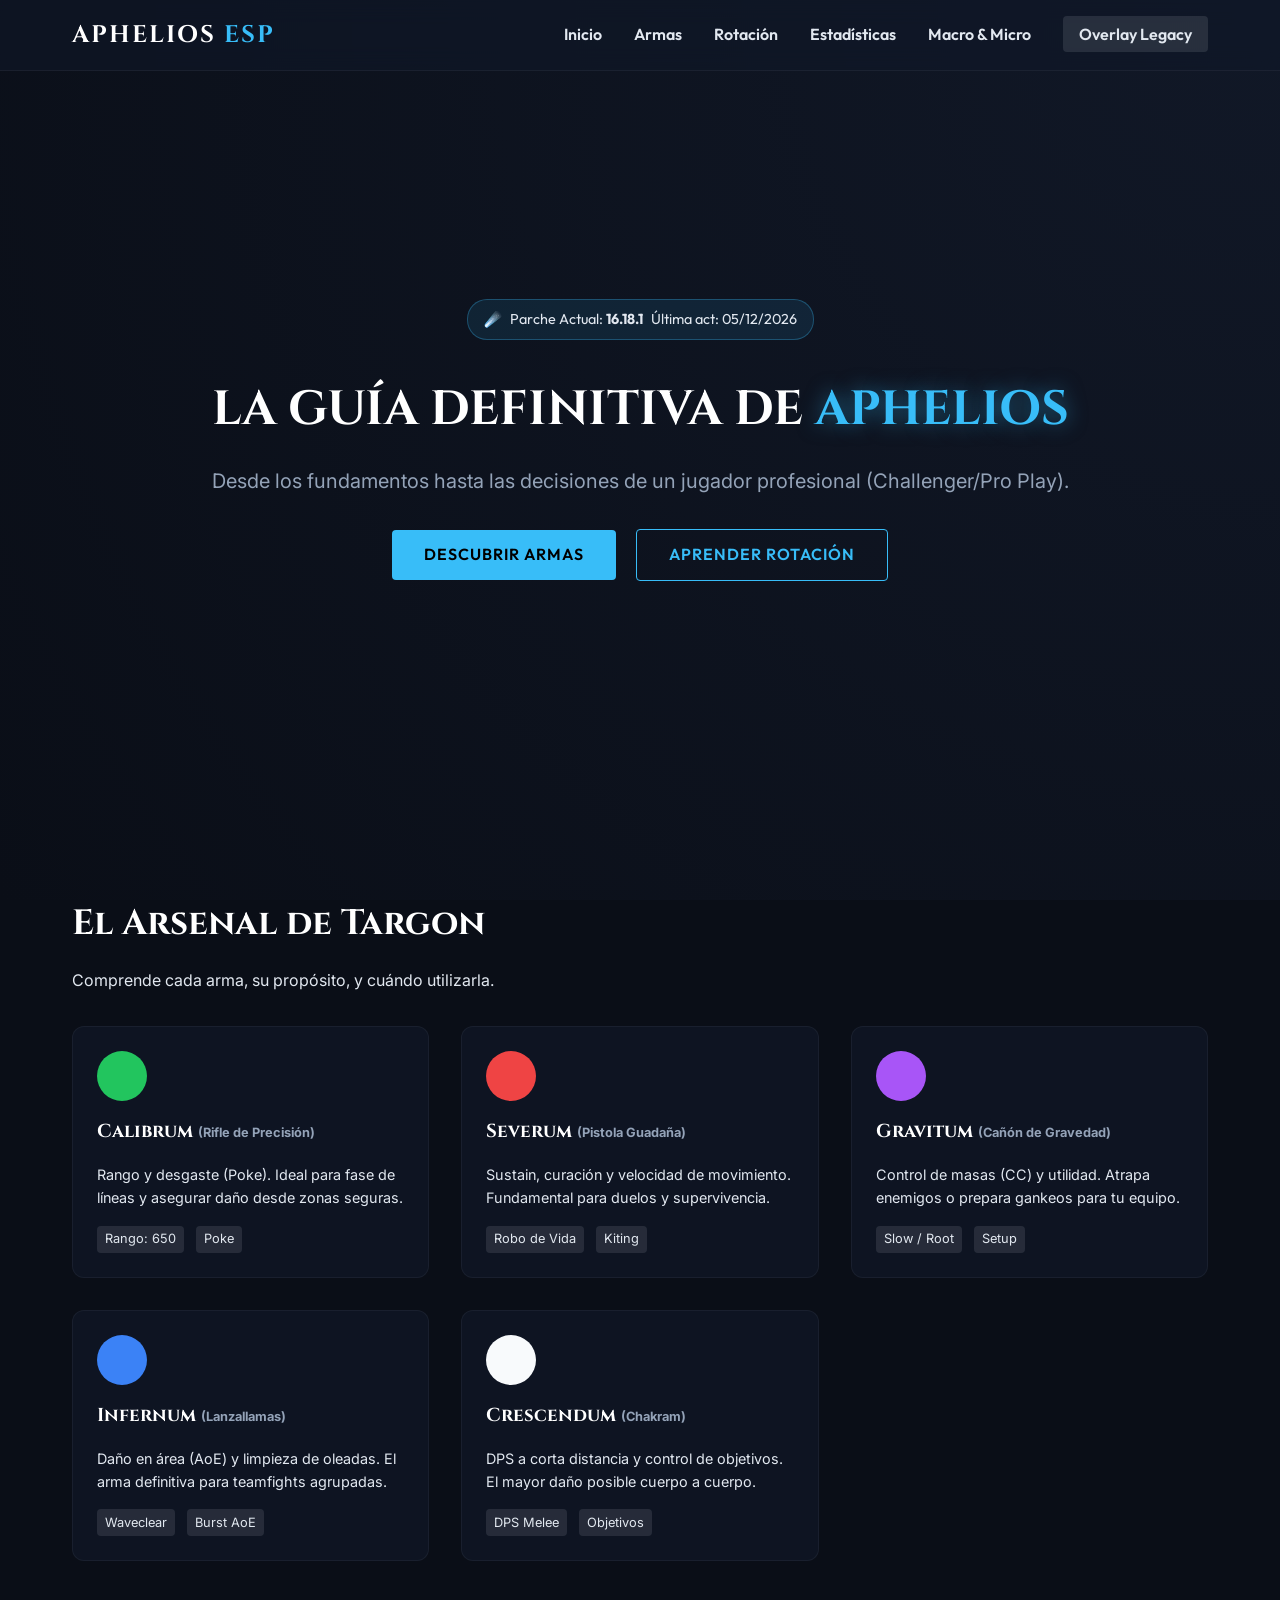
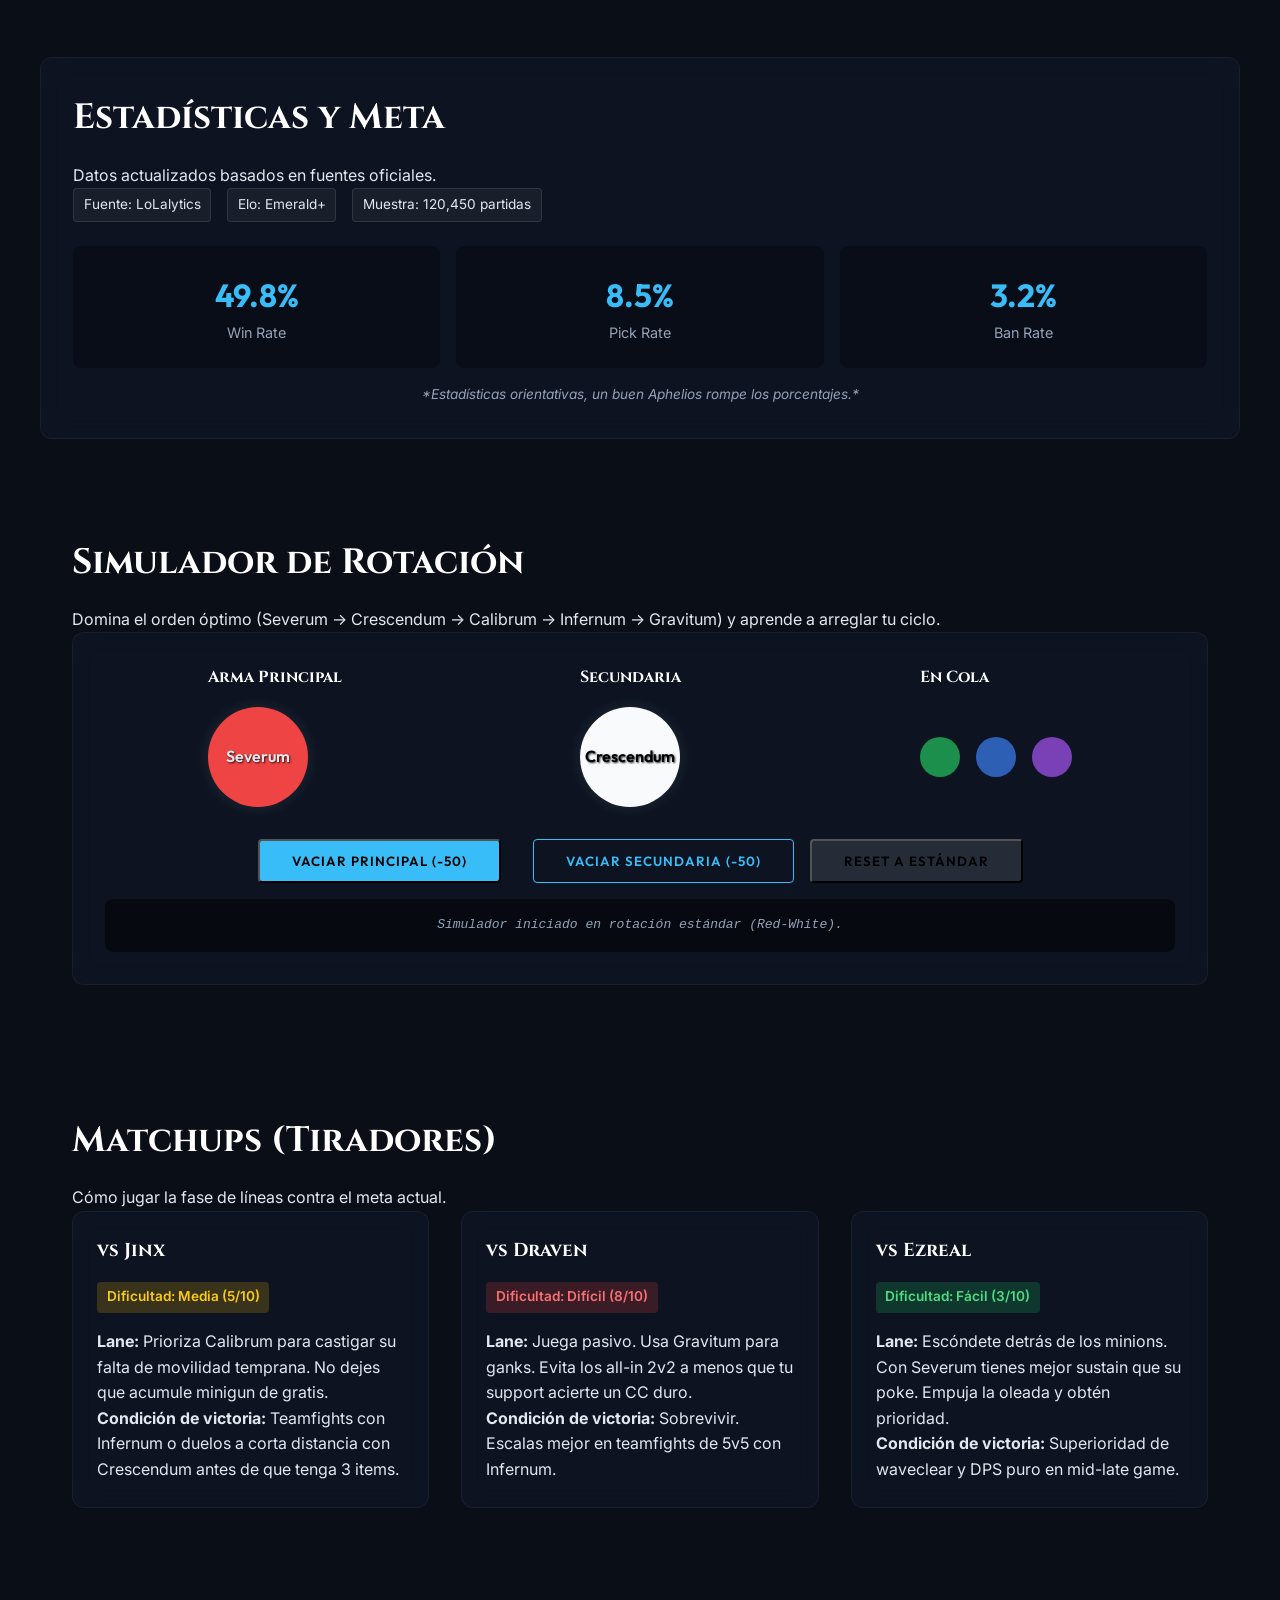
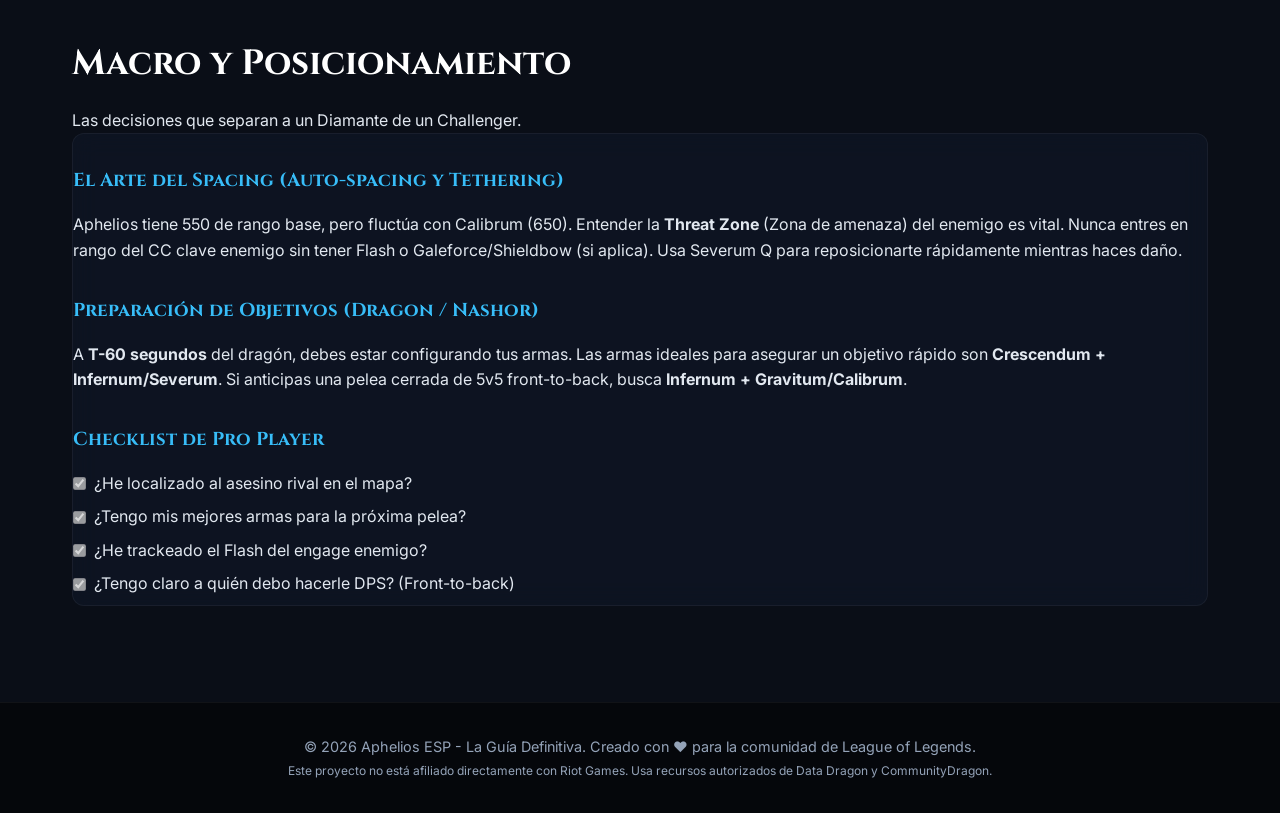
<file: index.html>
<!DOCTYPE html>
<html lang="es">
<head>
    <meta charset="UTF-8">
    <meta name="viewport" content="width=device-width, initial-scale=1.0">
    <meta name="description" content="Aphelios ESP: La guía definitiva técnica y visual de Aphelios para League of Legends. Desde principiante hasta Challenger.">
    <title>Aphelios ESP - La Guía Definitiva</title>
    <!-- Google Fonts -->
    <link rel="preconnect" href="https://fonts.googleapis.com">
    <link rel="preconnect" href="https://fonts.gstatic.com" crossorigin>
    <link href="https://fonts.googleapis.com/css2?family=Cinzel:wght@400;600;700;800&family=Inter:wght@300;400;500;600;700&family=Outfit:wght@400;600;800&display=swap" rel="stylesheet">
    <!-- Main CSS -->
    <link rel="stylesheet" href="css/styles.css">
</head>
<body>
    <!-- Background Effects -->
    <div class="cosmic-bg">
        <div class="stars"></div>
        <div class="twinkling"></div>
        <div class="clouds"></div>
    </div>

    <!-- Navigation -->
    <header class="glass-nav">
        <div class="nav-container">
            <div class="brand">
                <h1>APHELIOS <span>ESP</span></h1>
            </div>
            <nav>
                <ul>
                    <li><a href="#hero">Inicio</a></li>
                    <li><a href="#armas">Armas</a></li>
                    <li><a href="#rotacion">Rotación</a></li>
                    <li><a href="#stats">Estadísticas</a></li>
                    <li><a href="#macro">Macro & Micro</a></li>
                    <li><a href="overlay/index.html" class="legacy-btn">Overlay Legacy</a></li>
                </ul>
            </nav>
        </div>
    </header>

    <!-- Main Content -->
    <main>
        <!-- Hero Section -->
        <section id="hero" class="hero">
            <div class="hero-content">
                <div class="patch-badge">
                    <span class="badge-icon">☄️</span>
                    <span class="badge-text">Parche Actual: <strong id="current-patch">16.18.1</strong></span>
                    <span class="badge-date">Última act: <span id="current-date">14/09/2026</span></span>
                </div>
                <h1 class="hero-title">LA GUÍA DEFINITIVA DE <span class="text-glow">APHELIOS</span></h1>
                <p class="hero-subtitle">Desde los fundamentos hasta las decisiones de un jugador profesional (Challenger/Pro Play).</p>
                <div class="hero-buttons">
                    <a href="#armas" class="btn btn-primary">Descubrir Armas</a>
                    <a href="#rotacion" class="btn btn-secondary">Aprender Rotación</a>
                </div>
            </div>
        </section>

        <!-- Weapons Section -->
        <section id="armas" class="section">
            <div class="section-header">
                <h2>El Arsenal de Targon</h2>
                <p>Comprende cada arma, su propósito, y cuándo utilizarla.</p>
            </div>
            
            <div class="weapons-grid">
                <!-- Calibrum -->
                <div class="weapon-card" data-weapon="calibrum">
                    <div class="weapon-icon calibrum-bg"></div>
                    <div class="weapon-info">
                        <h3>Calibrum <span class="weapon-role">(Rifle de Precisión)</span></h3>
                        <p class="weapon-desc">Rango y desgaste (Poke). Ideal para fase de líneas y asegurar daño desde zonas seguras.</p>
                        <div class="weapon-stats">
                            <span class="stat-tag">Rango: 650</span>
                            <span class="stat-tag">Poke</span>
                        </div>
                    </div>
                </div>
                <!-- Severum -->
                <div class="weapon-card" data-weapon="severum">
                    <div class="weapon-icon severum-bg"></div>
                    <div class="weapon-info">
                        <h3>Severum <span class="weapon-role">(Pistola Guadaña)</span></h3>
                        <p class="weapon-desc">Sustain, curación y velocidad de movimiento. Fundamental para duelos y supervivencia.</p>
                        <div class="weapon-stats">
                            <span class="stat-tag">Robo de Vida</span>
                            <span class="stat-tag">Kiting</span>
                        </div>
                    </div>
                </div>
                <!-- Gravitum -->
                <div class="weapon-card" data-weapon="gravitum">
                    <div class="weapon-icon gravitum-bg"></div>
                    <div class="weapon-info">
                        <h3>Gravitum <span class="weapon-role">(Cañón de Gravedad)</span></h3>
                        <p class="weapon-desc">Control de masas (CC) y utilidad. Atrapa enemigos o prepara gankeos para tu equipo.</p>
                        <div class="weapon-stats">
                            <span class="stat-tag">Slow / Root</span>
                            <span class="stat-tag">Setup</span>
                        </div>
                    </div>
                </div>
                <!-- Infernum -->
                <div class="weapon-card" data-weapon="infernum">
                    <div class="weapon-icon infernum-bg"></div>
                    <div class="weapon-info">
                        <h3>Infernum <span class="weapon-role">(Lanzallamas)</span></h3>
                        <p class="weapon-desc">Daño en área (AoE) y limpieza de oleadas. El arma definitiva para teamfights agrupadas.</p>
                        <div class="weapon-stats">
                            <span class="stat-tag">Waveclear</span>
                            <span class="stat-tag">Burst AoE</span>
                        </div>
                    </div>
                </div>
                <!-- Crescendum -->
                <div class="weapon-card" data-weapon="crescendum">
                    <div class="weapon-icon crescendum-bg"></div>
                    <div class="weapon-info">
                        <h3>Crescendum <span class="weapon-role">(Chakram)</span></h3>
                        <p class="weapon-desc">DPS a corta distancia y control de objetivos. El mayor daño posible cuerpo a cuerpo.</p>
                        <div class="weapon-stats">
                            <span class="stat-tag">DPS Melee</span>
                            <span class="stat-tag">Objetivos</span>
                        </div>
                    </div>
                </div>
            </div>
        </section>

        <!-- Stats Section -->
        <section id="stats" class="section glass-section">
            <div class="section-header">
                <h2>Estadísticas y Meta</h2>
                <p>Datos actualizados basados en fuentes oficiales.</p>
            </div>
            
            <div class="stats-container">
                <div class="stats-header">
                    <span class="source-badge">Fuente: LoLalytics</span>
                    <span class="source-badge">Elo: Emerald+</span>
                    <span class="source-badge">Muestra: 120,450 partidas</span>
                </div>
                <div class="stats-grid">
                    <div class="stat-box">
                        <div class="stat-value">49.8%</div>
                        <div class="stat-label">Win Rate</div>
                    </div>
                    <div class="stat-box">
                        <div class="stat-value">8.5%</div>
                        <div class="stat-label">Pick Rate</div>
                    </div>
                    <div class="stat-box">
                        <div class="stat-value">3.2%</div>
                        <div class="stat-label">Ban Rate</div>
                    </div>
                </div>
                <div class="stats-footer">
                    *Estadísticas orientativas, un buen Aphelios rompe los porcentajes.*
                </div>
            </div>
        </section>

        <!-- Weapon Rotation Simulator -->
        <section id="rotacion" class="section">
            <div class="section-header">
                <h2>Simulador de Rotación</h2>
                <p>Domina el orden óptimo (Severum &rarr; Crescendum &rarr; Calibrum &rarr; Infernum &rarr; Gravitum) y aprende a arreglar tu ciclo.</p>
            </div>
            <div class="simulator-container glass-section">
                <div class="simulator-status">
                    <div class="sim-main">
                        <h4>Arma Principal</h4>
                        <div id="sim-main-weapon" class="weapon-circle severum-bg">Severum</div>
                    </div>
                    <div class="sim-offhand">
                        <h4>Secundaria</h4>
                        <div id="sim-offhand-weapon" class="weapon-circle crescendum-bg">Crescendum</div>
                    </div>
                    <div class="sim-queue">
                        <h4>En Cola</h4>
                        <div id="sim-queue-weapons" class="queue-list">
                            <span class="weapon-dot calibrum-bg"></span>
                            <span class="weapon-dot infernum-bg"></span>
                            <span class="weapon-dot gravitum-bg"></span>
                        </div>
                    </div>
                </div>
                <div class="simulator-controls">
                    <button class="btn btn-primary" id="btn-empty-main">Vaciar Principal (-50)</button>
                    <button class="btn btn-secondary" id="btn-empty-off">Vaciar Secundaria (-50)</button>
                    <button class="btn legacy-btn" id="btn-reset-sim">Reset a Estándar</button>
                </div>
                <div class="simulator-log" id="sim-log">
                    <em>Simulador iniciado en rotación estándar (Red-White).</em>
                </div>
            </div>
        </section>

        <!-- Matchups -->
        <section id="matchups" class="section">
            <div class="section-header">
                <h2>Matchups (Tiradores)</h2>
                <p>Cómo jugar la fase de líneas contra el meta actual.</p>
            </div>
            <div class="matchups-grid">
                <div class="matchup-card glass-section">
                    <h3>vs Jinx</h3>
                    <div class="matchup-diff diff-medium">Dificultad: Media (5/10)</div>
                    <p><strong>Lane:</strong> Prioriza Calibrum para castigar su falta de movilidad temprana. No dejes que acumule minigun de gratis.</p>
                    <p><strong>Condición de victoria:</strong> Teamfights con Infernum o duelos a corta distancia con Crescendum antes de que tenga 3 items.</p>
                </div>
                <div class="matchup-card glass-section">
                    <h3>vs Draven</h3>
                    <div class="matchup-diff diff-hard">Dificultad: Difícil (8/10)</div>
                    <p><strong>Lane:</strong> Juega pasivo. Usa Gravitum para ganks. Evita los all-in 2v2 a menos que tu support acierte un CC duro.</p>
                    <p><strong>Condición de victoria:</strong> Sobrevivir. Escalas mejor en teamfights de 5v5 con Infernum.</p>
                </div>
                <div class="matchup-card glass-section">
                    <h3>vs Ezreal</h3>
                    <div class="matchup-diff diff-easy">Dificultad: Fácil (3/10)</div>
                    <p><strong>Lane:</strong> Escóndete detrás de los minions. Con Severum tienes mejor sustain que su poke. Empuja la oleada y obtén prioridad.</p>
                    <p><strong>Condición de victoria:</strong> Superioridad de waveclear y DPS puro en mid-late game.</p>
                </div>
            </div>
        </section>

        <!-- Macro / Teamfights -->
        <section id="macro" class="section">
            <div class="section-header">
                <h2>Macro y Posicionamiento</h2>
                <p>Las decisiones que separan a un Diamante de un Challenger.</p>
            </div>
            <div class="macro-content glass-section">
                <h3>El Arte del Spacing (Auto-spacing y Tethering)</h3>
                <p>Aphelios tiene 550 de rango base, pero fluctúa con Calibrum (650). Entender la <strong>Threat Zone</strong> (Zona de amenaza) del enemigo es vital. Nunca entres en rango del CC clave enemigo sin tener Flash o Galeforce/Shieldbow (si aplica). Usa Severum Q para reposicionarte rápidamente mientras haces daño.</p>
                
                <h3>Preparación de Objetivos (Dragon / Nashor)</h3>
                <p>A <strong>T-60 segundos</strong> del dragón, debes estar configurando tus armas. Las armas ideales para asegurar un objetivo rápido son <strong>Crescendum + Infernum/Severum</strong>. Si anticipas una pelea cerrada de 5v5 front-to-back, busca <strong>Infernum + Gravitum/Calibrum</strong>.</p>

                <h3>Checklist de Pro Player</h3>
                <ul class="pro-checklist">
                    <li><input type="checkbox" checked disabled> ¿He localizado al asesino rival en el mapa?</li>
                    <li><input type="checkbox" checked disabled> ¿Tengo mis mejores armas para la próxima pelea?</li>
                    <li><input type="checkbox" checked disabled> ¿He trackeado el Flash del engage enemigo?</li>
                    <li><input type="checkbox" checked disabled> ¿Tengo claro a quién debo hacerle DPS? (Front-to-back)</li>
                </ul>
            </div>
        </section>
        
        <!-- More sections to be added dynamically or below -->
    </main>

    <!-- Footer -->
    <footer>
        <p>&copy; 2026 Aphelios ESP - La Guía Definitiva. Creado con ❤️ para la comunidad de League of Legends.</p>
        <p><small>Este proyecto no está afiliado directamente con Riot Games. Usa recursos autorizados de Data Dragon y CommunityDragon.</small></p>
    </footer>

    <!-- Scripts -->
    <script src="js/main.js"></script>
</body>
</html>
</file>
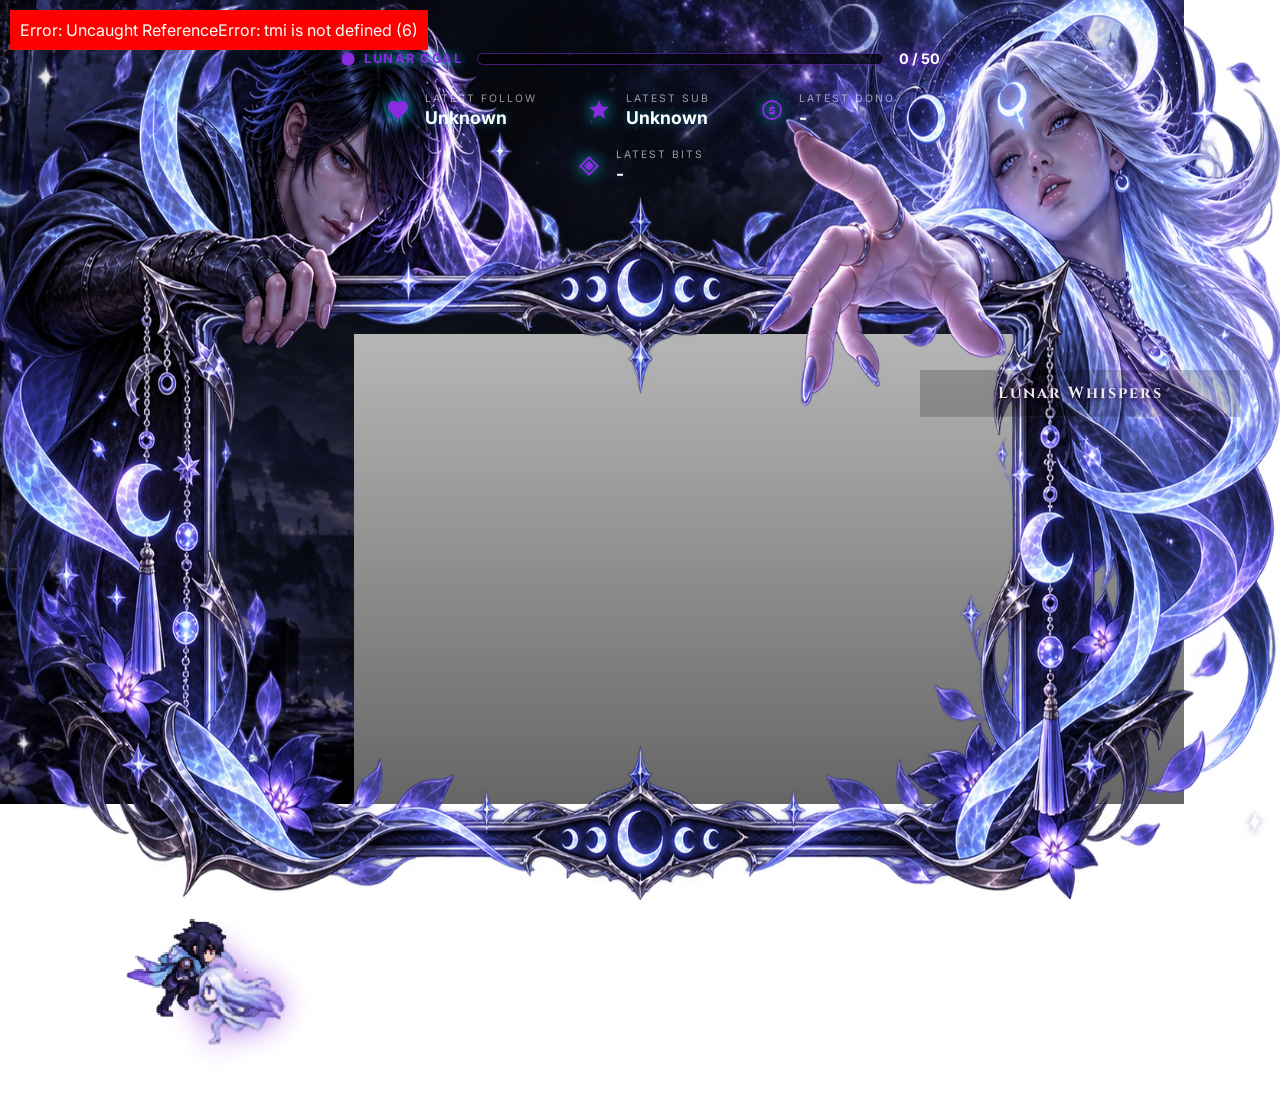
<file: overlay/index.html>
<!DOCTYPE html>
<html lang="en">
<head>
    <meta charset="UTF-8">
    <meta name="viewport" content="width=device-width, initial-scale=1.0">
    <title>EspetosMaker - V4 Aphelios Overlay</title>
    <link rel="stylesheet" href="css/styles.css">
    <link rel="stylesheet" href="css/animations.css">
    <!-- Google Fonts for modern typography -->
    <link href="https://fonts.googleapis.com/css2?family=Cinzel:wght@700&family=Inter:wght@400;600;800&display=swap" rel="stylesheet">
</head>
<body>
    <!-- TRUE 2.5D Parallax Background -->
    <div id="parallax-container">
        <!-- New Background Layer with Animation -->
        <div class="layer layer-sky cosmic-breathe" style="background-image: url('assets/images/custom_bg.jpg');"></div>
        
        <!-- Foreground Characters Frame (Static Image overlay) -->
        <img src="assets/images/custom_frame.png" class="layer layer-frame" style="z-index: 15; pointer-events: none; object-fit: fill;" alt="Custom Frame">
        
        <!-- Atmospheric and Foreground -->
        <div class="layer layer-fog"></div>
        <div class="layer layer-particles" id="particles-js"></div>
        <div class="layer layer-petals"></div>
    </div>

    <!-- Dedicated Game Window Area -->
    <div id="game-window">
    </div>

    <!-- Sprites Container orbiting the screen -->
    <div id="sprites-layer">
        <div id="aphelios-container" class="sprite-container">
            <div id="aphelios-sprite" class="sprite-image spritesheet"></div>
        </div>
        <div id="alune-container" class="sprite-container">
            <div id="alune-sprite" class="sprite-image spritesheet"></div>
            <!-- Alune Chat Bubble -->
            <div id="alune-bubble" class="chat-bubble hidden"></div>
        </div>
    </div>

        <!-- Branding -->
        <div id="branding">
            <h1 class="brand-name">ESPETOSMAKER</h1>
            <h2 class="brand-title">OTP APHELIOS</h2>
        </div>



        <!-- Advanced Twitch Chat -->
    <div id="chat-container">
        <div class="chat-header">Lunar Whispers</div>
        <div id="chat-messages" class="chat-messages-container"></div>
    </div>

    <!-- Promotional Banners -->
    <div id="promo-banner-left" class="promo-banner left">
        <img src="assets/images/banner_tiktok.png" alt="Sígueme en TikTok">
    </div>
    <div id="promo-banner-right" class="promo-banner right">
        <img src="assets/images/banner_youtube.png" alt="Subscríbete a YouTube">
    </div>

    <!-- Streamlabs Notifications / HUD separated from background -->
    <div id="hud-container">
        <!-- New Goal Bar -->
        <div class="hud-goal-container">
            <div class="hud-goal-label">
                <svg viewBox="0 0 24 24" width="16" height="16"><path fill="currentColor" d="M12,2A10,10 0 0,1 22,12A10,10 0 0,1 12,22A10,10 0 0,1 2,12A10,10 0 0,1 12,2M11,19.93C7.05,19.43 4,16.05 4,12C4,7.95 7.05,4.57 11,4.07V19.93M13,4.07C16.95,4.57 20,7.95 20,12C20,16.05 16.95,19.43 13,19.93V4.07Z"/></svg>
                <span>LUNAR GOAL</span>
            </div>
            <div class="hud-goal-bar">
                <div class="hud-goal-fill" id="goal-fill" style="width: 0%;"></div>
            </div>
            <div class="hud-goal-text" id="goal-text">0 / 50</div>
        </div>

        <div class="hud-item follow-box">
            <div class="hud-icon">
                <svg viewBox="0 0 24 24" width="24" height="24"><path fill="currentColor" d="M12,21.35L10.55,20.03C5.4,15.36 2,12.27 2,8.5C2,5.41 4.42,3 7.5,3C9.24,3 10.91,3.81 12,5.08C13.09,3.81 14.76,3 16.5,3C19.58,3 22,5.41 22,8.5C22,12.27 18.6,15.36 13.45,20.03L12,21.35Z"/></svg>
            </div>
            <div class="hud-info">
                <div class="hud-label">LATEST FOLLOW</div>
                <div class="hud-value" id="latest-follow">Unknown</div>
            </div>
        </div>
        <div class="hud-item sub-box">
            <div class="hud-icon">
                <svg viewBox="0 0 24 24" width="24" height="24"><path fill="currentColor" d="M12,2L14.82,8.38L21.72,9L16.5,13.72L17.97,20.5L12,17L6.03,20.5L7.5,13.72L2.28,9L9.18,8.38L12,2Z"/></svg>
            </div>
            <div class="hud-info">
                <div class="hud-label">LATEST SUB</div>
                <div class="hud-value" id="latest-sub">Unknown</div>
            </div>
        </div>
        <div class="hud-item dono-box">
            <div class="hud-icon">
                <svg viewBox="0 0 24 24" width="24" height="24"><path fill="currentColor" d="M12,2A10,10 0 0,1 22,12A10,10 0 0,1 12,22A10,10 0 0,1 2,12A10,10 0 0,1 12,2M12,4A8,8 0 0,0 4,12A8,8 0 0,0 12,20A8,8 0 0,0 20,12A8,8 0 0,0 12,4M11,17V16H9V14H13V13H10A1,1 0 0,1 9,12V10A1,1 0 0,1 10,9H11V8H13V9H15V11H11V12H14A1,1 0 0,1 15,13V15A1,1 0 0,1 14,16H13V17H11Z"/></svg>
            </div>
            <div class="hud-info">
                <div class="hud-label">LATEST DONO</div>
                <div class="hud-value" id="latest-dono">-</div>
            </div>
        </div>
        <div class="hud-item bits-box">
            <div class="hud-icon">
                <svg viewBox="0 0 24 24" width="24" height="24"><path fill="currentColor" d="M12,2L22,12L12,22L2,12L12,2M12,4.83L4.83,12L12,19.17L19.17,12L12,4.83M12,7L17,12L12,17L7,12L12,7Z"/></svg>
            </div>
            <div class="hud-info">
                <div class="hud-label">LATEST BITS</div>
                <div class="hud-value" id="latest-bits">-</div>
            </div>
        </div>
    </div>

    <!-- Central Alert Popups -->
    <div id="alert-container" class="hidden">
        <div class="alert-content">
            <h3 id="alert-title">New Event!</h3>
            <p id="alert-message">Thank you for your support.</p>
        </div>
    </div>

    <!-- Scripts -->
    <!-- Effects Canvas -->
    <canvas id="fx-canvas"></canvas>

    <script>
        // Global error handler
        window.onerror = function(msg, url, lineNo, columnNo, error) {
            const err = document.createElement('div');
            err.style.position = 'fixed';
            err.style.top = '10px'; err.style.left = '10px';
            err.style.background = 'red'; err.style.color = 'white';
            err.style.padding = '10px'; err.style.zIndex = '99999';
            err.innerText = `Error: ${msg} (${lineNo})`;
            document.body.appendChild(err);
        };
    </script>
    <script src="https://github.com/tmijs/tmi.js/releases/download/v1.8.5/tmi.min.js"></script>
    <script src="https://cdn.socket.io/4.7.2/socket.io.min.js"></script>
    <script src="config.js"></script>
    <script src="js/sprites.js"></script>
    <script src="js/twitch_chat.js"></script>
    <script src="js/streamlabs.js"></script>
    <script src="js/main.js"></script>
</body>
</html>
</file>
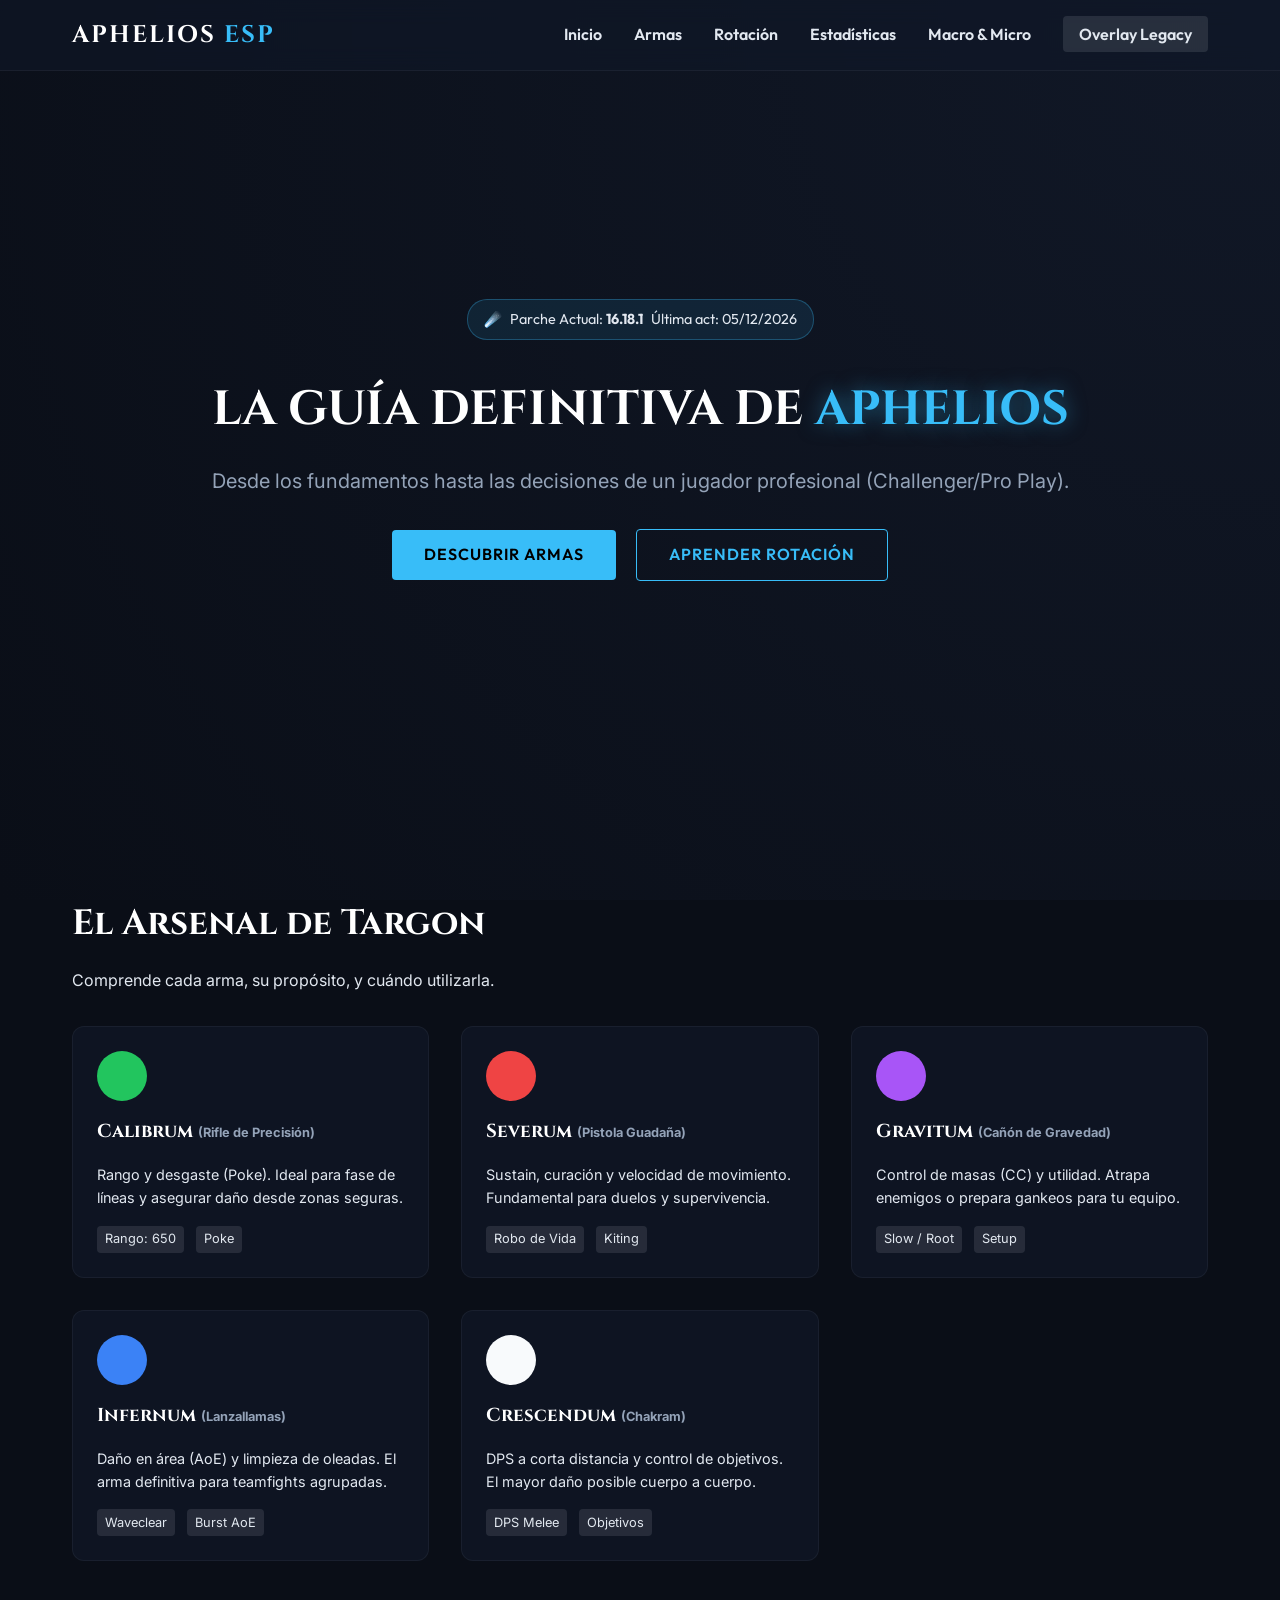
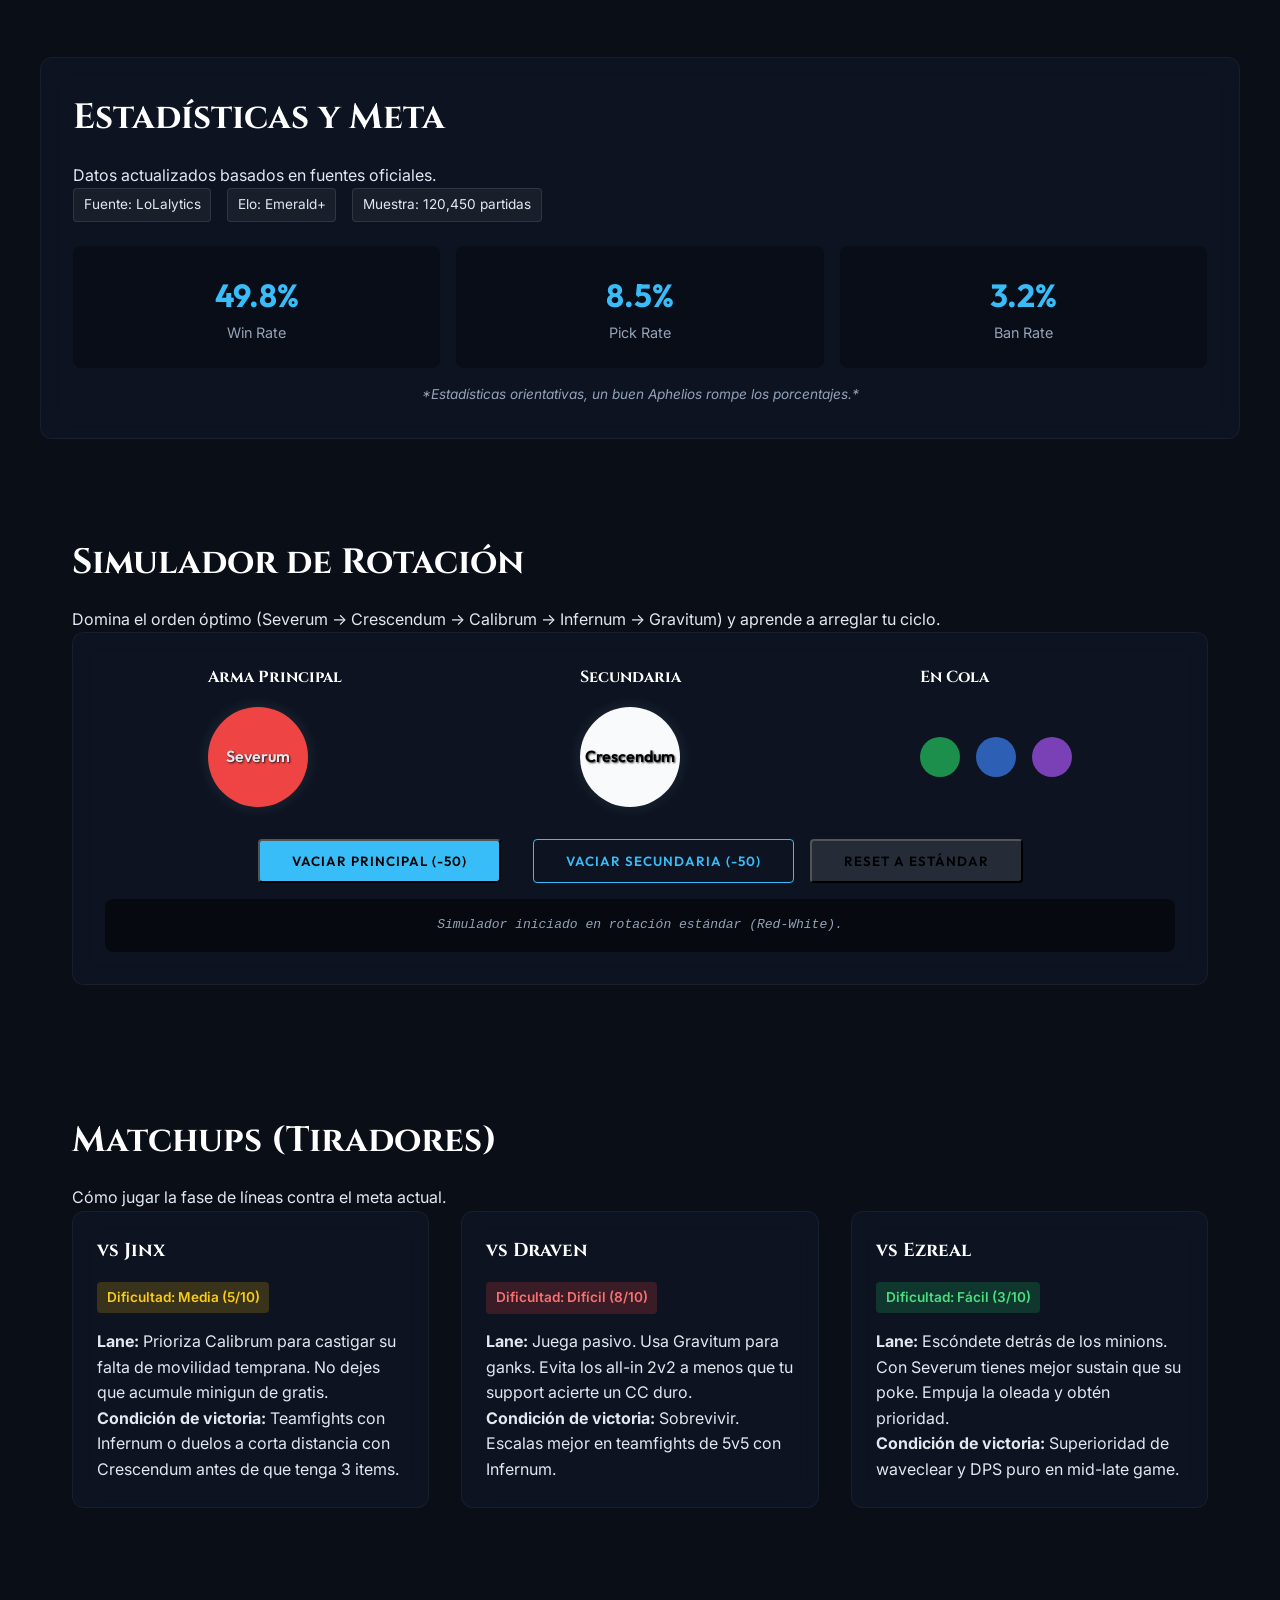
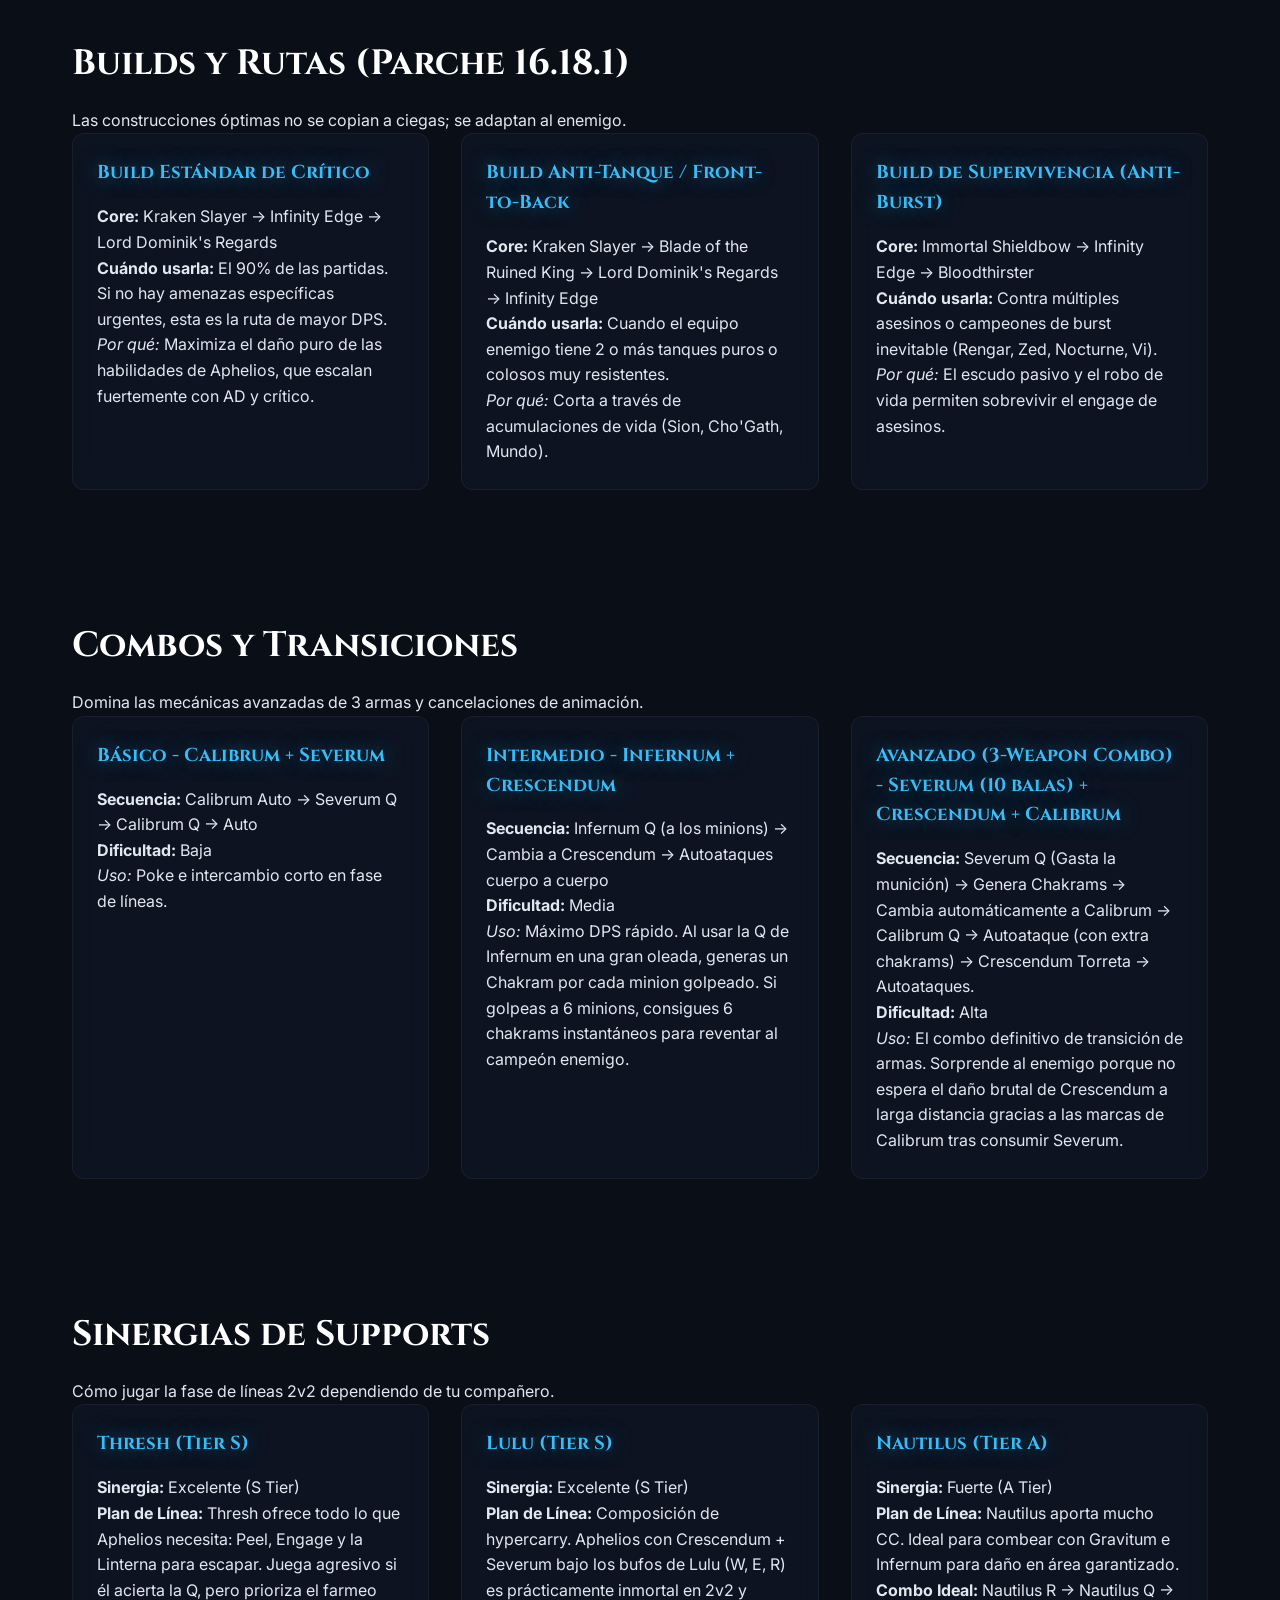
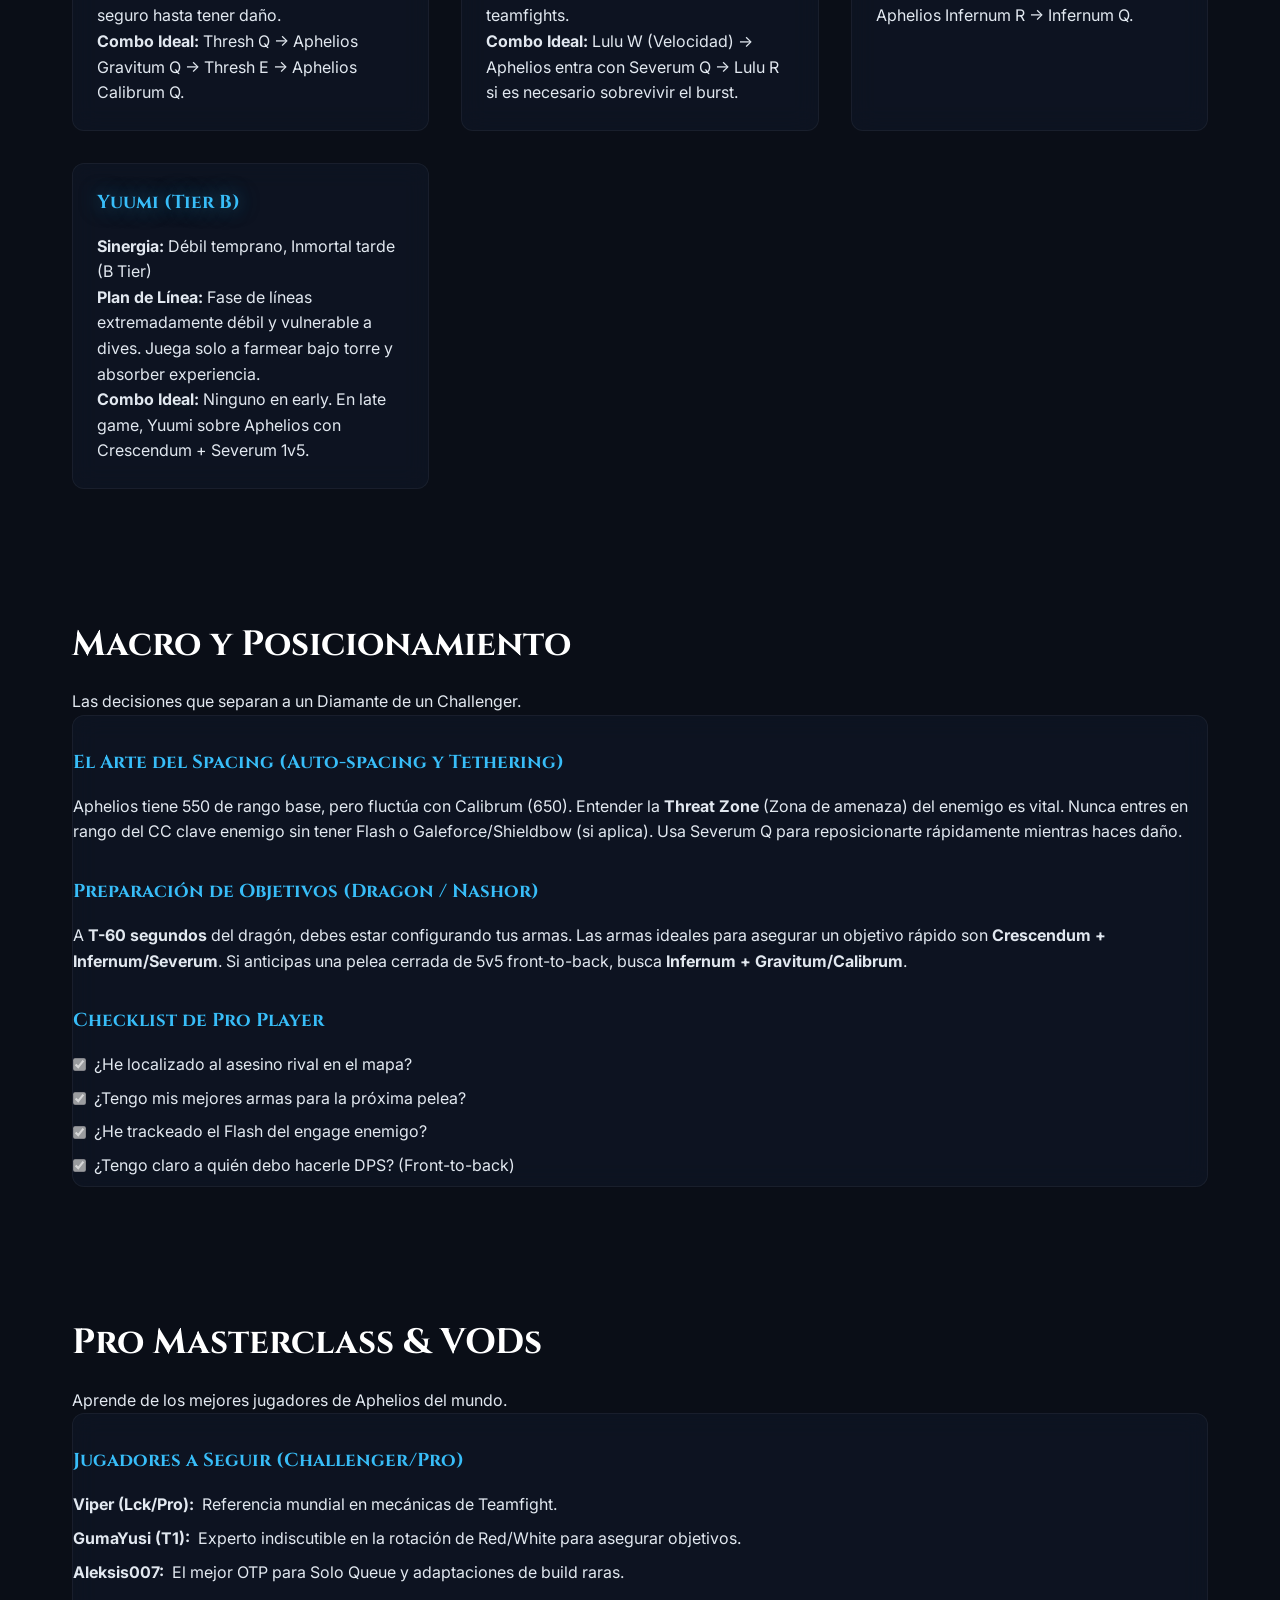
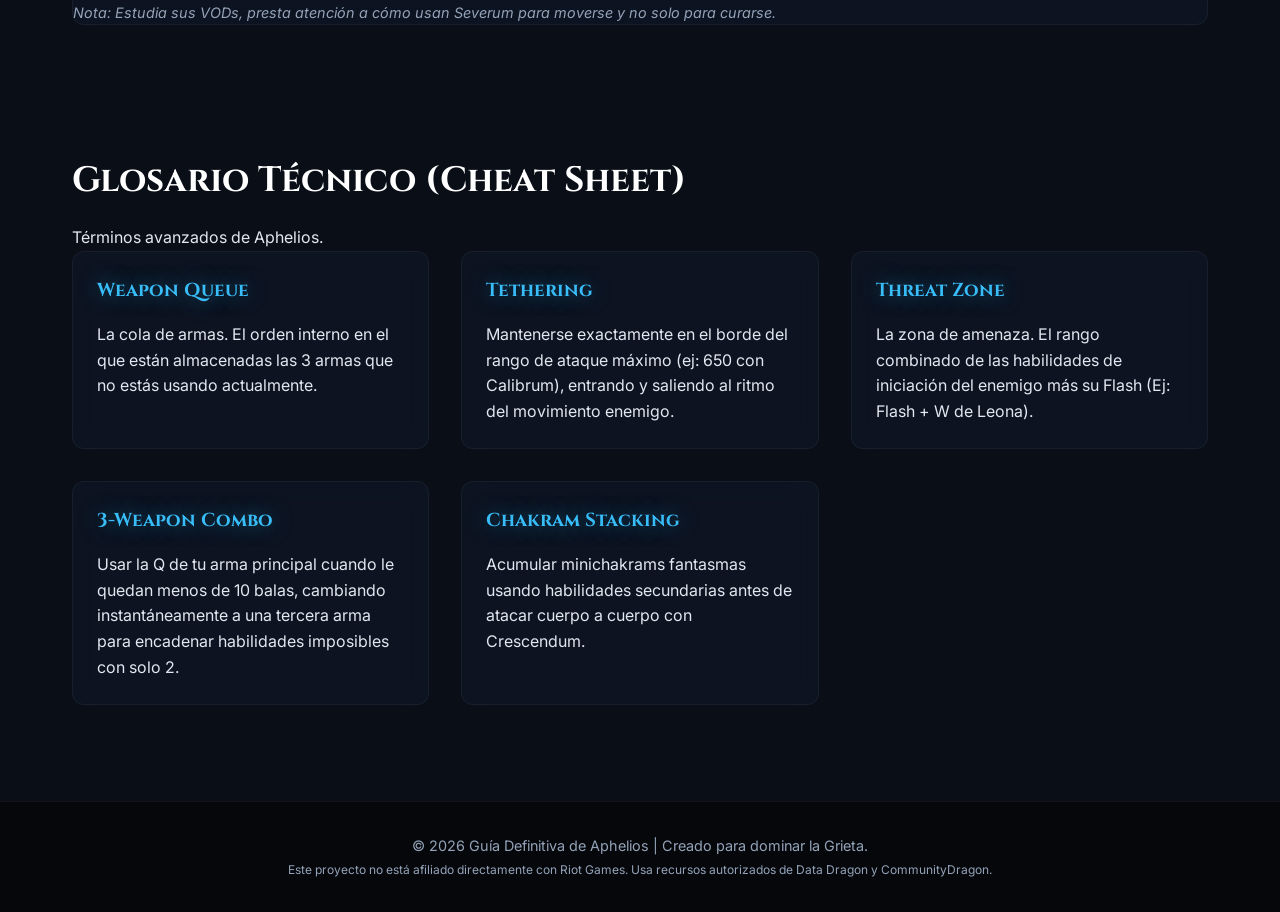
<file: web_version/index.html>
<!DOCTYPE html>
<html lang="es">
<head>
    <meta charset="UTF-8">
    <meta name="viewport" content="width=device-width, initial-scale=1.0">
    <meta name="description" content="Aphelios ESP: La guía definitiva técnica y visual de Aphelios para League of Legends. Desde principiante hasta Challenger.">
    <title>Aphelios ESP - La Guía Definitiva</title>
    <!-- Google Fonts -->
    <link rel="preconnect" href="https://fonts.googleapis.com">
    <link rel="preconnect" href="https://fonts.gstatic.com" crossorigin>
    <link href="https://fonts.googleapis.com/css2?family=Cinzel:wght@400;600;700;800&family=Inter:wght@300;400;500;600;700&family=Outfit:wght@400;600;800&display=swap" rel="stylesheet">
    <!-- Main CSS -->
    <link rel="stylesheet" href="css/styles.css">
</head>
<body>
    <!-- Background Effects -->
    <div class="cosmic-bg">
        <div class="stars"></div>
        <div class="twinkling"></div>
        <div class="clouds"></div>
    </div>

    <!-- Navigation -->
    <header class="glass-nav">
        <div class="nav-container">
            <div class="brand">
                <h1>APHELIOS <span>ESP</span></h1>
            </div>
            <nav>
                <ul>
                    <li><a href="#hero">Inicio</a></li>
                    <li><a href="#armas">Armas</a></li>
                    <li><a href="#rotacion">Rotación</a></li>
                    <li><a href="#stats">Estadísticas</a></li>
                    <li><a href="#macro">Macro & Micro</a></li>
                    <li><a href="overlay/index.html" class="legacy-btn">Overlay Legacy</a></li>
                </ul>
            </nav>
        </div>
    </header>

    <!-- Main Content -->
    <main>
        <!-- Hero Section -->
        <section id="hero" class="hero">
            <div class="hero-content">
                <div class="patch-badge">
                    <span class="badge-icon">☄️</span>
                    <span class="badge-text">Parche Actual: <strong id="current-patch">16.18.1</strong></span>
                    <span class="badge-date">Última act: <span id="current-date">14/09/2026</span></span>
                </div>
                <h1 class="hero-title">LA GUÍA DEFINITIVA DE <span class="text-glow">APHELIOS</span></h1>
                <p class="hero-subtitle">Desde los fundamentos hasta las decisiones de un jugador profesional (Challenger/Pro Play).</p>
                <div class="hero-buttons">
                    <a href="#armas" class="btn btn-primary">Descubrir Armas</a>
                    <a href="#rotacion" class="btn btn-secondary">Aprender Rotación</a>
                </div>
            </div>
        </section>

        <!-- Weapons Section -->
        <section id="armas" class="section">
            <div class="section-header">
                <h2>El Arsenal de Targon</h2>
                <p>Comprende cada arma, su propósito, y cuándo utilizarla.</p>
            </div>
            
            <div class="weapons-grid">
                <!-- Calibrum -->
                <div class="weapon-card" data-weapon="calibrum">
                    <div class="weapon-icon calibrum-bg"></div>
                    <div class="weapon-info">
                        <h3>Calibrum <span class="weapon-role">(Rifle de Precisión)</span></h3>
                        <p class="weapon-desc">Rango y desgaste (Poke). Ideal para fase de líneas y asegurar daño desde zonas seguras.</p>
                        <div class="weapon-stats">
                            <span class="stat-tag">Rango: 650</span>
                            <span class="stat-tag">Poke</span>
                        </div>
                    </div>
                </div>
                <!-- Severum -->
                <div class="weapon-card" data-weapon="severum">
                    <div class="weapon-icon severum-bg"></div>
                    <div class="weapon-info">
                        <h3>Severum <span class="weapon-role">(Pistola Guadaña)</span></h3>
                        <p class="weapon-desc">Sustain, curación y velocidad de movimiento. Fundamental para duelos y supervivencia.</p>
                        <div class="weapon-stats">
                            <span class="stat-tag">Robo de Vida</span>
                            <span class="stat-tag">Kiting</span>
                        </div>
                    </div>
                </div>
                <!-- Gravitum -->
                <div class="weapon-card" data-weapon="gravitum">
                    <div class="weapon-icon gravitum-bg"></div>
                    <div class="weapon-info">
                        <h3>Gravitum <span class="weapon-role">(Cañón de Gravedad)</span></h3>
                        <p class="weapon-desc">Control de masas (CC) y utilidad. Atrapa enemigos o prepara gankeos para tu equipo.</p>
                        <div class="weapon-stats">
                            <span class="stat-tag">Slow / Root</span>
                            <span class="stat-tag">Setup</span>
                        </div>
                    </div>
                </div>
                <!-- Infernum -->
                <div class="weapon-card" data-weapon="infernum">
                    <div class="weapon-icon infernum-bg"></div>
                    <div class="weapon-info">
                        <h3>Infernum <span class="weapon-role">(Lanzallamas)</span></h3>
                        <p class="weapon-desc">Daño en área (AoE) y limpieza de oleadas. El arma definitiva para teamfights agrupadas.</p>
                        <div class="weapon-stats">
                            <span class="stat-tag">Waveclear</span>
                            <span class="stat-tag">Burst AoE</span>
                        </div>
                    </div>
                </div>
                <!-- Crescendum -->
                <div class="weapon-card" data-weapon="crescendum">
                    <div class="weapon-icon crescendum-bg"></div>
                    <div class="weapon-info">
                        <h3>Crescendum <span class="weapon-role">(Chakram)</span></h3>
                        <p class="weapon-desc">DPS a corta distancia y control de objetivos. El mayor daño posible cuerpo a cuerpo.</p>
                        <div class="weapon-stats">
                            <span class="stat-tag">DPS Melee</span>
                            <span class="stat-tag">Objetivos</span>
                        </div>
                    </div>
                </div>
            </div>
        </section>

        <!-- Stats Section -->
        <section id="stats" class="section glass-section">
            <div class="section-header">
                <h2>Estadísticas y Meta</h2>
                <p>Datos actualizados basados en fuentes oficiales.</p>
            </div>
            
            <div class="stats-container">
                <div class="stats-header">
                    <span class="source-badge">Fuente: LoLalytics</span>
                    <span class="source-badge">Elo: Emerald+</span>
                    <span class="source-badge">Muestra: 120,450 partidas</span>
                </div>
                <div class="stats-grid">
                    <div class="stat-box">
                        <div class="stat-value">49.8%</div>
                        <div class="stat-label">Win Rate</div>
                    </div>
                    <div class="stat-box">
                        <div class="stat-value">8.5%</div>
                        <div class="stat-label">Pick Rate</div>
                    </div>
                    <div class="stat-box">
                        <div class="stat-value">3.2%</div>
                        <div class="stat-label">Ban Rate</div>
                    </div>
                </div>
                <div class="stats-footer">
                    *Estadísticas orientativas, un buen Aphelios rompe los porcentajes.*
                </div>
            </div>
        </section>

        <!-- Weapon Rotation Simulator -->
        <section id="rotacion" class="section">
            <div class="section-header">
                <h2>Simulador de Rotación</h2>
                <p>Domina el orden óptimo (Severum &rarr; Crescendum &rarr; Calibrum &rarr; Infernum &rarr; Gravitum) y aprende a arreglar tu ciclo.</p>
            </div>
            <div class="simulator-container glass-section">
                <div class="simulator-status">
                    <div class="sim-main">
                        <h4>Arma Principal</h4>
                        <div id="sim-main-weapon" class="weapon-circle severum-bg">Severum</div>
                    </div>
                    <div class="sim-offhand">
                        <h4>Secundaria</h4>
                        <div id="sim-offhand-weapon" class="weapon-circle crescendum-bg">Crescendum</div>
                    </div>
                    <div class="sim-queue">
                        <h4>En Cola</h4>
                        <div id="sim-queue-weapons" class="queue-list">
                            <span class="weapon-dot calibrum-bg"></span>
                            <span class="weapon-dot infernum-bg"></span>
                            <span class="weapon-dot gravitum-bg"></span>
                        </div>
                    </div>
                </div>
                <div class="simulator-controls">
                    <button class="btn btn-primary" id="btn-empty-main">Vaciar Principal (-50)</button>
                    <button class="btn btn-secondary" id="btn-empty-off">Vaciar Secundaria (-50)</button>
                    <button class="btn legacy-btn" id="btn-reset-sim">Reset a Estándar</button>
                </div>
                <div class="simulator-log" id="sim-log">
                    <em>Simulador iniciado en rotación estándar (Red-White).</em>
                </div>
            </div>
        </section>

        <!-- Matchups -->
        <section id="matchups" class="section">
            <div class="section-header">
                <h2>Matchups (Tiradores)</h2>
                <p>Cómo jugar la fase de líneas contra el meta actual.</p>
            </div>
            <div class="matchups-grid">
                <div class="matchup-card glass-section">
                    <h3>vs Jinx</h3>
                    <div class="matchup-diff diff-medium">Dificultad: Media (5/10)</div>
                    <p><strong>Lane:</strong> Prioriza Calibrum para castigar su falta de movilidad temprana. No dejes que acumule minigun de gratis.</p>
                    <p><strong>Condición de victoria:</strong> Teamfights con Infernum o duelos a corta distancia con Crescendum antes de que tenga 3 items.</p>
                </div>
                <div class="matchup-card glass-section">
                    <h3>vs Draven</h3>
                    <div class="matchup-diff diff-hard">Dificultad: Difícil (8/10)</div>
                    <p><strong>Lane:</strong> Juega pasivo. Usa Gravitum para ganks. Evita los all-in 2v2 a menos que tu support acierte un CC duro.</p>
                    <p><strong>Condición de victoria:</strong> Sobrevivir. Escalas mejor en teamfights de 5v5 con Infernum.</p>
                </div>
                <div class="matchup-card glass-section">
                    <h3>vs Ezreal</h3>
                    <div class="matchup-diff diff-easy">Dificultad: Fácil (3/10)</div>
                    <p><strong>Lane:</strong> Escóndete detrás de los minions. Con Severum tienes mejor sustain que su poke. Empuja la oleada y obtén prioridad.</p>
                    <p><strong>Condición de victoria:</strong> Superioridad de waveclear y DPS puro en mid-late game.</p>
                </div>
            </div>
        </section>

        <!-- Builds Section -->
        <section id="builds" class="section">
            <div class="section-header">
                <h2>Builds y Rutas (Parche 16.18.1)</h2>
                <p>Las construcciones óptimas no se copian a ciegas; se adaptan al enemigo.</p>
            </div>
            <div id="dynamic-builds" class="matchups-grid">
                <!-- Builds renderizadas por JS -->
            </div>
        </section>

        <!-- Combos Section -->
        <section id="combos" class="section">
            <div class="section-header">
                <h2>Combos y Transiciones</h2>
                <p>Domina las mecánicas avanzadas de 3 armas y cancelaciones de animación.</p>
            </div>
            <div id="dynamic-combos" class="matchups-grid">
                <!-- Combos renderizadas por JS -->
            </div>
        </section>

        <!-- Supports Section -->
        <section id="supports" class="section">
            <div class="section-header">
                <h2>Sinergias de Supports</h2>
                <p>Cómo jugar la fase de líneas 2v2 dependiendo de tu compañero.</p>
            </div>
            <div id="dynamic-supports" class="matchups-grid">
                <!-- Supports renderizadas por JS -->
            </div>
        </section>

        <!-- Macro / Teamfights -->
        <section id="macro" class="section">
            <div class="section-header">
                <h2>Macro y Posicionamiento</h2>
                <p>Las decisiones que separan a un Diamante de un Challenger.</p>
            </div>
            <div class="macro-content glass-section">
                <h3>El Arte del Spacing (Auto-spacing y Tethering)</h3>
                <p>Aphelios tiene 550 de rango base, pero fluctúa con Calibrum (650). Entender la <strong>Threat Zone</strong> (Zona de amenaza) del enemigo es vital. Nunca entres en rango del CC clave enemigo sin tener Flash o Galeforce/Shieldbow (si aplica). Usa Severum Q para reposicionarte rápidamente mientras haces daño.</p>
                
                <h3>Preparación de Objetivos (Dragon / Nashor)</h3>
                <p>A <strong>T-60 segundos</strong> del dragón, debes estar configurando tus armas. Las armas ideales para asegurar un objetivo rápido son <strong>Crescendum + Infernum/Severum</strong>. Si anticipas una pelea cerrada de 5v5 front-to-back, busca <strong>Infernum + Gravitum/Calibrum</strong>.</p>

                <h3>Checklist de Pro Player</h3>
                <ul class="pro-checklist">
                    <li><input type="checkbox" checked disabled> ¿He localizado al asesino rival en el mapa?</li>
                    <li><input type="checkbox" checked disabled> ¿Tengo mis mejores armas para la próxima pelea?</li>
                    <li><input type="checkbox" checked disabled> ¿He trackeado el Flash del engage enemigo?</li>
                    <li><input type="checkbox" checked disabled> ¿Tengo claro a quién debo hacerle DPS? (Front-to-back)</li>
                </ul>
            </div>
        </section>
        
        <!-- Pro Masterclass Section -->
        <section id="masterclass" class="section">
            <div class="section-header">
                <h2>Pro Masterclass & VODs</h2>
                <p>Aprende de los mejores jugadores de Aphelios del mundo.</p>
            </div>
            <div class="macro-content glass-section">
                <h3>Jugadores a Seguir (Challenger/Pro)</h3>
                <ul class="pro-checklist">
                    <li><strong>Viper (Lck/Pro):</strong> Referencia mundial en mecánicas de Teamfight.</li>
                    <li><strong>GumaYusi (T1):</strong> Experto indiscutible en la rotación de Red/White para asegurar objetivos.</li>
                    <li><strong>Aleksis007:</strong> El mejor OTP para Solo Queue y adaptaciones de build raras.</li>
                </ul>
                <p style="margin-top: 1rem; color: var(--color-text-muted); font-size: 0.9rem;"><em>Nota: Estudia sus VODs, presta atención a cómo usan Severum para moverse y no solo para curarse.</em></p>
            </div>
        </section>

        <!-- Glossary Section -->
        <section id="glossary" class="section">
            <div class="section-header">
                <h2>Glosario Técnico (Cheat Sheet)</h2>
                <p>Términos avanzados de Aphelios.</p>
            </div>
            <div id="dynamic-glossary" class="matchups-grid">
                <!-- Glosario renderizado por JS -->
            </div>
        </section>

    </main>

    <!-- Footer -->
    <footer>
        <p>&copy; 2026 Guía Definitiva de Aphelios | Creado para dominar la Grieta.</p>
        <p><small>Este proyecto no está afiliado directamente con Riot Games. Usa recursos autorizados de Data Dragon y CommunityDragon.</small></p>
    </footer>

    <!-- Scripts -->
    <script src="js/main.js"></script>
</body>
</html>
</file>
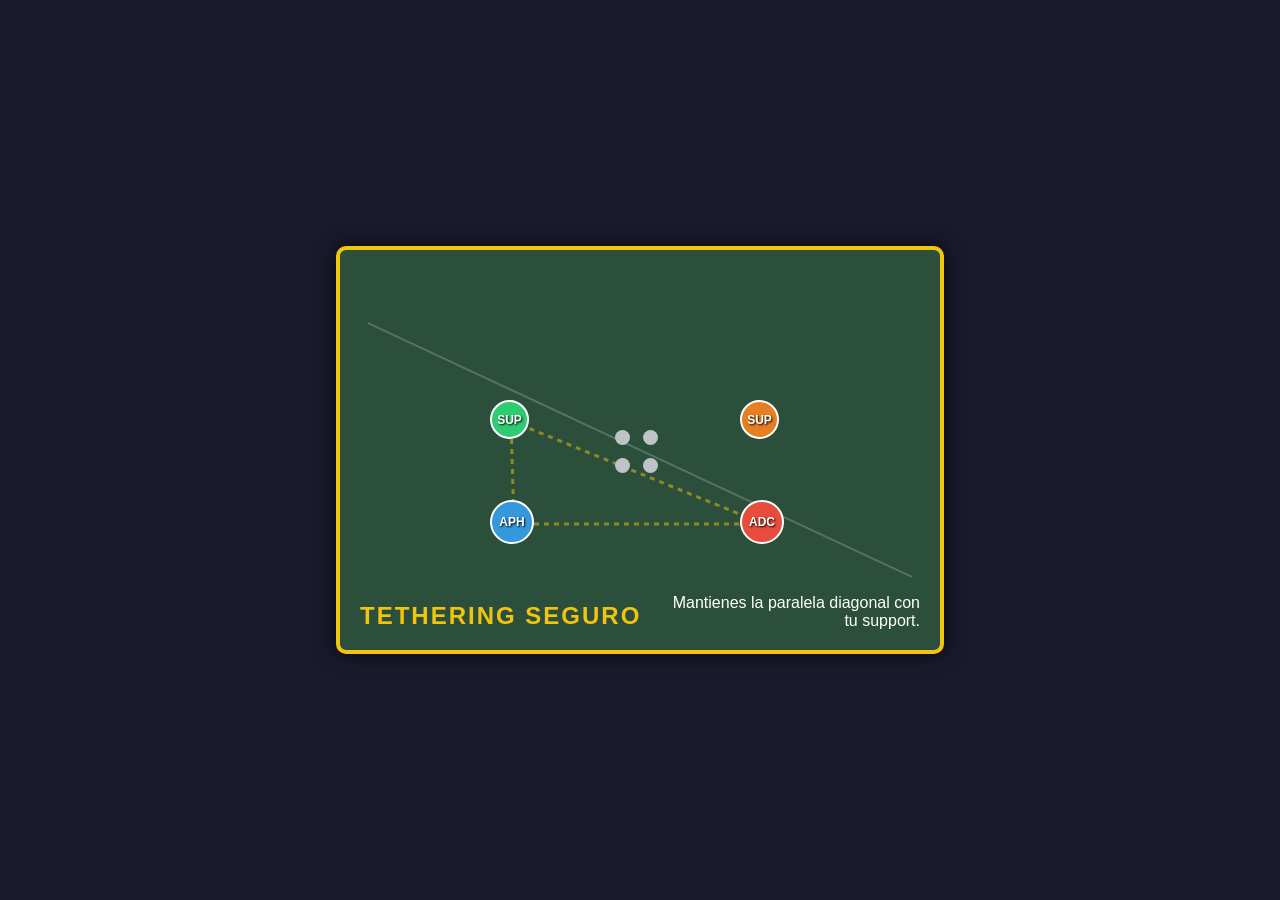
<file: tethering_animation.html>
<!DOCTYPE html>
<html lang="en">
<head>
<meta charset="UTF-8">
<title>Tethering Animation</title>
<style>
  body {
    background-color: #1a1a2e;
    display: flex;
    justify-content: center;
    align-items: center;
    height: 100vh;
    margin: 0;
    color: white;
    font-family: 'Segoe UI', Tahoma, Geneva, Verdana, sans-serif;
  }
  .container {
    position: relative;
    width: 600px;
    height: 400px;
    background: #2b4f3b; /* Grass color */
    border: 4px solid #f1c40f;
    border-radius: 10px;
    overflow: hidden;
    box-shadow: 0 0 20px rgba(0,0,0,0.8);
  }
  .lane-line {
    position: absolute;
    width: 100%;
    height: 2px;
    background: rgba(255,255,255,0.2);
    top: 50%;
    transform: translateY(-50%) rotate(25deg);
  }
  .champion {
    position: absolute;
    border-radius: 50%;
    display: flex;
    justify-content: center;
    align-items: center;
    font-weight: bold;
    font-size: 12px;
    text-shadow: 1px 1px 2px black;
    transition: all 1s ease-in-out;
  }
  /* Aphelios (Blue) */
  #aphelios {
    width: 40px; height: 40px;
    background-color: #3498db;
    border: 2px solid #fff;
    left: 150px; top: 250px;
  }
  /* Support Ally (Blue) */
  #ally-supp {
    width: 35px; height: 35px;
    background-color: #2ecc71;
    border: 2px solid #fff;
    left: 150px; top: 150px;
  }
  /* Enemy ADC (Red) */
  #enemy-adc {
    width: 40px; height: 40px;
    background-color: #e74c3c;
    border: 2px solid #fff;
    left: 400px; top: 250px;
  }
  /* Enemy Supp (Red) */
  #enemy-supp {
    width: 35px; height: 35px;
    background-color: #e67e22;
    border: 2px solid #fff;
    left: 400px; top: 150px;
  }
  
  /* The Triangle Line */
  .triangle-svg {
    position: absolute;
    top: 0; left: 0;
    width: 100%; height: 100%;
    pointer-events: none;
  }
  
  .minions {
    position: absolute;
    left: 275px; top: 180px;
    width: 50px; height: 50px;
    display: grid;
    grid-template-columns: 1fr 1fr;
    gap: 5px;
  }
  .minion {
    width: 15px; height: 15px;
    background: #bdc3c7;
    border-radius: 50%;
  }

  .label {
    position: absolute;
    bottom: 20px;
    left: 20px;
    font-size: 24px;
    font-weight: bold;
    text-transform: uppercase;
    letter-spacing: 2px;
    color: #f1c40f;
  }
  
  .desc {
    position: absolute;
    bottom: 20px;
    right: 20px;
    font-size: 16px;
    max-width: 250px;
    text-align: right;
  }
</style>
</head>
<body>

<div class="container">
  <div class="lane-line"></div>
  
  <svg class="triangle-svg">
    <line id="line1" stroke="rgba(241, 196, 15, 0.5)" stroke-width="3" stroke-dasharray="5,5" />
    <line id="line2" stroke="rgba(241, 196, 15, 0.5)" stroke-width="3" stroke-dasharray="5,5" />
    <line id="line3" stroke="rgba(241, 196, 15, 0.5)" stroke-width="3" stroke-dasharray="5,5" />
  </svg>

  <div class="minions">
    <div class="minion"></div><div class="minion"></div>
    <div class="minion"></div><div class="minion"></div>
  </div>

  <div id="aphelios" class="champion">APH</div>
  <div id="ally-supp" class="champion">SUP</div>
  
  <div id="enemy-adc" class="champion">ADC</div>
  <div id="enemy-supp" class="champion">SUP</div>
  
  <div class="label" id="state-label">Tethering Seguro</div>
  <div class="desc" id="state-desc">Mantienes la paralela diagonal con tu support.</div>
</div>

<script>
  const aph = document.getElementById('aphelios');
  const sup = document.getElementById('ally-supp');
  const eAdc = document.getElementById('enemy-adc');
  const eSup = document.getElementById('enemy-supp');
  
  const l1 = document.getElementById('line1');
  const l2 = document.getElementById('line2');
  const l3 = document.getElementById('line3');
  
  const label = document.getElementById('state-label');
  const desc = document.getElementById('state-desc');

  function updateLines() {
    const rA = aph.getBoundingClientRect();
    const rS = sup.getBoundingClientRect();
    const rEA = eAdc.getBoundingClientRect();
    const rES = eSup.getBoundingClientRect();
    const c = document.querySelector('.container').getBoundingClientRect();
    
    // Draw triangle between Aphelios, Ally Supp, and Enemy ADC
    l1.setAttribute('x1', rA.left - c.left + 20);
    l1.setAttribute('y1', rA.top - c.top + 20);
    l1.setAttribute('x2', rS.left - c.left + 17);
    l1.setAttribute('y2', rS.top - c.top + 17);
    
    l2.setAttribute('x1', rA.left - c.left + 20);
    l2.setAttribute('y1', rA.top - c.top + 20);
    l2.setAttribute('x2', rEA.left - c.left + 20);
    l2.setAttribute('y2', rEA.top - c.top + 20);
    
    l3.setAttribute('x1', rS.left - c.left + 17);
    l3.setAttribute('y1', rS.top - c.top + 17);
    l3.setAttribute('x2', rEA.left - c.left + 20);
    l3.setAttribute('y2', rEA.top - c.top + 20);
    
    requestAnimationFrame(updateLines);
  }
  updateLines();

  const states = [
    {
      // Frame 1: Safe
      a: {x: 150, y: 250}, s: {x: 150, y: 150},
      ea: {x: 400, y: 250}, es: {x: 400, y: 150},
      lbl: "Fase de Líneas", d: "Posición paralela perfecta. Triángulo seguro."
    },
    {
      // Frame 2: Enemy steps up, Supp steps back
      a: {x: 150, y: 250}, s: {x: 80, y: 150},
      ea: {x: 350, y: 250}, es: {x: 350, y: 150},
      lbl: "Peligro Inminente", d: "El Support retrocede. El triángulo se rompe. Peligro de 2v1."
    },
    {
      // Frame 3: Aphelios tethers back
      a: {x: 80, y: 250}, s: {x: 80, y: 150},
      ea: {x: 350, y: 250}, es: {x: 350, y: 150},
      lbl: "Tethering Correcto", d: "Aphelios retrocede al instante (Tether). Triángulo restaurado."
    },
    {
      // Frame 4: Engage
      a: {x: 200, y: 250}, s: {x: 250, y: 150},
      ea: {x: 300, y: 250}, es: {x: 350, y: 150},
      lbl: "Iniciación", d: "Avanzan juntos manteniendo la estructura."
    }
  ];

  let current = 0;
  setInterval(() => {
    current = (current + 1) % states.length;
    const st = states[current];
    
    aph.style.left = st.a.x + 'px'; aph.style.top = st.a.y + 'px';
    sup.style.left = st.s.x + 'px'; sup.style.top = st.s.y + 'px';
    eAdc.style.left = st.ea.x + 'px'; eAdc.style.top = st.ea.y + 'px';
    eSup.style.left = st.es.x + 'px'; eSup.style.top = st.es.y + 'px';
    
    label.innerText = st.lbl;
    desc.innerText = st.d;
  }, 2500);

</script>
</body>
</html>
</file>
<file: css/styles.css>
/* 
  APHELIOS ESP - THE DEFINITIVE GUIDE
  Targon & Cosmic Aesthetic (Glassmorphism, Dark Theme)
*/

:root {
  /* Targon Colors */
  --color-bg: #0a0e17;
  --color-surface: rgba(16, 24, 40, 0.7);
  --color-border: rgba(94, 114, 228, 0.2);
  --color-text-main: #e2e8f0;
  --color-text-muted: #94a3b8;
  
  --color-accent-blue: #38bdf8;
  --color-accent-silver: #cbd5e1;
  --color-accent-purple: #a855f7;

  /* Weapon Colors */
  --weapon-calibrum: #22c55e;
  --weapon-severum: #ef4444;
  --weapon-gravitum: #a855f7;
  --weapon-infernum: #3b82f6;
  --weapon-crescendum: #f8fafc;

  /* Fonts */
  --font-heading: 'Cinzel', serif;
  --font-body: 'Inter', sans-serif;
  --font-display: 'Outfit', sans-serif;
  
  --glass-bg: rgba(16, 24, 40, 0.6);
  --glass-blur: blur(12px);
  --glass-border: 1px solid rgba(255, 255, 255, 0.05);
}

* {
  margin: 0;
  padding: 0;
  box-sizing: border-box;
}

body {
  background-color: var(--color-bg);
  color: var(--color-text-main);
  font-family: var(--font-body);
  line-height: 1.6;
  overflow-x: hidden;
  position: relative;
}

/* Background Effects */
.cosmic-bg {
  position: fixed;
  top: 0; left: 0; right: 0; bottom: 0;
  z-index: -1;
  background: radial-gradient(circle at top right, #111827 0%, #0a0e17 100%);
  pointer-events: none;
}

/* Typography */
h1, h2, h3, h4 {
  font-family: var(--font-heading);
  color: #fff;
  margin-bottom: 1rem;
}

h1 { font-size: 3rem; }
h2 { font-size: 2.2rem; }

/* Navigation */
.glass-nav {
  position: fixed;
  top: 0;
  width: 100%;
  background: var(--glass-bg);
  backdrop-filter: var(--glass-blur);
  border-bottom: var(--glass-border);
  z-index: 100;
  padding: 1rem 0;
}

.nav-container {
  max-width: 1200px;
  margin: 0 auto;
  display: flex;
  justify-content: space-between;
  align-items: center;
  padding: 0 2rem;
}

.brand h1 {
  font-size: 1.5rem;
  margin: 0;
  letter-spacing: 2px;
}
.brand span {
  color: var(--color-accent-blue);
}

nav ul {
  display: flex;
  gap: 2rem;
  list-style: none;
}
nav a {
  color: var(--color-text-main);
  text-decoration: none;
  font-family: var(--font-display);
  font-weight: 600;
  transition: color 0.3s ease;
}
nav a:hover {
  color: var(--color-accent-blue);
}
.legacy-btn {
  background: rgba(255, 255, 255, 0.1);
  padding: 0.5rem 1rem;
  border-radius: 4px;
}

/* Main Layout */
main {
  padding-top: 80px; /* offset nav */
}
.section {
  max-width: 1200px;
  margin: 4rem auto;
  padding: 2rem;
}
.glass-section {
  background: var(--glass-bg);
  backdrop-filter: var(--glass-blur);
  border: var(--glass-border);
  border-radius: 12px;
}

/* Hero Section */
.hero {
  min-height: 80vh;
  display: flex;
  align-items: center;
  justify-content: center;
  text-align: center;
  position: relative;
  max-width: 1000px;
  margin: 0 auto;
  padding: 2rem;
}
.text-glow {
  color: var(--color-accent-blue);
  text-shadow: 0 0 20px rgba(56, 189, 248, 0.5);
}
.hero-subtitle {
  font-size: 1.25rem;
  color: var(--color-text-muted);
  margin-bottom: 2rem;
}

.patch-badge {
  display: inline-flex;
  align-items: center;
  gap: 0.5rem;
  background: rgba(56, 189, 248, 0.1);
  border: 1px solid rgba(56, 189, 248, 0.3);
  padding: 0.5rem 1rem;
  border-radius: 20px;
  margin-bottom: 2rem;
  font-family: var(--font-display);
  font-size: 0.9rem;
}

.btn {
  display: inline-block;
  padding: 0.75rem 2rem;
  border-radius: 4px;
  text-decoration: none;
  font-weight: 600;
  font-family: var(--font-display);
  text-transform: uppercase;
  letter-spacing: 1px;
  transition: all 0.3s ease;
}
.btn-primary {
  background: var(--color-accent-blue);
  color: #000;
}
.btn-primary:hover {
  box-shadow: 0 0 20px rgba(56, 189, 248, 0.6);
}
.btn-secondary {
  background: transparent;
  color: var(--color-accent-blue);
  border: 1px solid var(--color-accent-blue);
  margin-left: 1rem;
}
.btn-secondary:hover {
  background: rgba(56, 189, 248, 0.1);
}

/* Weapons Grid */
.weapons-grid {
  display: grid;
  grid-template-columns: repeat(auto-fit, minmax(280px, 1fr));
  gap: 2rem;
  margin-top: 2rem;
}
.weapon-card {
  background: var(--color-surface);
  border: var(--glass-border);
  border-radius: 12px;
  padding: 1.5rem;
  transition: transform 0.3s ease, border-color 0.3s ease;
  position: relative;
  overflow: hidden;
}
.weapon-card:hover {
  transform: translateY(-5px);
}
.weapon-card[data-weapon="calibrum"]:hover { border-color: var(--weapon-calibrum); box-shadow: 0 4px 20px rgba(34,197,94,0.2); }
.weapon-card[data-weapon="severum"]:hover { border-color: var(--weapon-severum); box-shadow: 0 4px 20px rgba(239,68,68,0.2); }
.weapon-card[data-weapon="gravitum"]:hover { border-color: var(--weapon-gravitum); box-shadow: 0 4px 20px rgba(168,85,247,0.2); }
.weapon-card[data-weapon="infernum"]:hover { border-color: var(--weapon-infernum); box-shadow: 0 4px 20px rgba(59,130,246,0.2); }
.weapon-card[data-weapon="crescendum"]:hover { border-color: var(--weapon-crescendum); box-shadow: 0 4px 20px rgba(248,250,252,0.2); }

.weapon-icon {
  width: 50px;
  height: 50px;
  border-radius: 50%;
  margin-bottom: 1rem;
  display: flex;
  align-items: center;
  justify-content: center;
}
.calibrum-bg { background: var(--weapon-calibrum); }
.severum-bg { background: var(--weapon-severum); }
.gravitum-bg { background: var(--weapon-gravitum); }
.infernum-bg { background: var(--weapon-infernum); }
.crescendum-bg { background: var(--weapon-crescendum); color: #000; }

.weapon-role {
  font-size: 0.8rem;
  color: var(--color-text-muted);
  font-family: var(--font-body);
}

.weapon-desc {
  font-size: 0.9rem;
  margin-bottom: 1rem;
}

.stat-tag {
  display: inline-block;
  font-size: 0.8rem;
  padding: 0.2rem 0.5rem;
  background: rgba(255,255,255,0.1);
  border-radius: 4px;
  margin-right: 0.5rem;
}

/* Stats */
.stats-header {
  display: flex;
  gap: 1rem;
  margin-bottom: 1.5rem;
}
.source-badge {
  font-size: 0.85rem;
  background: rgba(255,255,255,0.05);
  padding: 0.3rem 0.6rem;
  border-radius: 4px;
  border: 1px solid rgba(255,255,255,0.1);
}
.stats-grid {
  display: grid;
  grid-template-columns: repeat(auto-fit, minmax(150px, 1fr));
  gap: 1rem;
  text-align: center;
}
.stat-box {
  background: rgba(0,0,0,0.3);
  padding: 1.5rem;
  border-radius: 8px;
}
.stat-value {
  font-family: var(--font-display);
  font-size: 2rem;
  font-weight: 700;
  color: var(--color-accent-blue);
}
.stat-label {
  font-size: 0.9rem;
  color: var(--color-text-muted);
}
.stats-footer {
  margin-top: 1rem;
  font-size: 0.85rem;
  font-style: italic;
  color: var(--color-text-muted);
  text-align: center;
}

/* Simulator */
.simulator-container {
  padding: 2rem;
}
.simulator-status {
  display: flex;
  justify-content: space-around;
  align-items: center;
  margin-bottom: 2rem;
  flex-wrap: wrap;
  gap: 2rem;
}
.weapon-circle {
  width: 100px;
  height: 100px;
  border-radius: 50%;
  display: flex;
  align-items: center;
  justify-content: center;
  font-family: var(--font-display);
  font-weight: 600;
  box-shadow: 0 0 15px rgba(255,255,255,0.1);
  text-shadow: 1px 1px 2px rgba(0,0,0,0.8);
}
.queue-list {
  display: flex;
  gap: 1rem;
  align-items: center;
  height: 100px;
}
.weapon-dot {
  width: 40px;
  height: 40px;
  border-radius: 50%;
  display: inline-block;
  opacity: 0.7;
}
.simulator-controls {
  display: flex;
  justify-content: center;
  gap: 1rem;
  margin-bottom: 1rem;
}
.simulator-log {
  background: rgba(0,0,0,0.5);
  padding: 1rem;
  border-radius: 8px;
  font-family: monospace;
  color: var(--color-text-muted);
  text-align: center;
}

/* Matchups */
.matchups-grid {
  display: grid;
  grid-template-columns: repeat(auto-fit, minmax(300px, 1fr));
  gap: 2rem;
}
.matchup-card {
  padding: 1.5rem;
}
.matchup-diff {
  font-size: 0.85rem;
  padding: 0.3rem 0.6rem;
  border-radius: 4px;
  display: inline-block;
  margin-bottom: 1rem;
  font-weight: 600;
}
.diff-easy { background: rgba(34,197,94,0.2); color: #4ade80; }
.diff-medium { background: rgba(234,179,8,0.2); color: #facc15; }
.diff-hard { background: rgba(239,68,68,0.2); color: #f87171; }

/* Macro */
.macro-content h3 {
  margin-top: 2rem;
  color: var(--color-accent-blue);
}
.pro-checklist {
  list-style: none;
  margin-top: 1rem;
}
.pro-checklist li {
  margin-bottom: 0.5rem;
  display: flex;
  align-items: center;
  gap: 0.5rem;
}

footer {
  text-align: center;
  padding: 2rem;
  border-top: var(--glass-border);
  background: rgba(0,0,0,0.5);
  color: var(--color-text-muted);
  font-size: 0.9rem;
}
</file>
<file: overlay/css/styles.css>
/* Base Reset & Variables */
:root {
    --primary-color: #00e5ff;
    --secondary-color: #8a2be2;
    --bg-dark: rgba(10, 10, 20, 0.85);
    --text-light: #e0f7fa;
    --font-heading: 'Cinzel', serif;
    --font-body: 'Inter', sans-serif;
}

* {
    margin: 0;
    padding: 0;
    box-sizing: border-box;
}

body {
    width: 1920px;
    height: 1080px;
    overflow: hidden;
    background-color: transparent; /* Must be transparent for OBS overlay */
    color: var(--text-light);
    font-family: var(--font-body);
}

/* Parallax Container */
#parallax-container {
    position: absolute;
    top: 0;
    left: 0;
    width: 1920px;
    height: 1080px;
    z-index: 1;
}

.layer {
    position: absolute;
    top: 0;
    left: 0;
    width: 110%; /* Slightly larger for parallax movement */
    height: 110%;
    margin-left: -5%;
    margin-top: -5%;
    width: 100vw;
    height: 100vh;
    background-size: cover;
    background-position: center;
    background-repeat: no-repeat;
}

/* Recortamos el agujero (ventana del juego) sólo en las capas de fondo sólido para no cortar los bordes del video WebM ni los personajes */
.layer-sky, .layer-moon, .layer-mountains {
    clip-path: polygon(
        0% 0%, 100% 0%, 100% 100%, 0% 100%, 0% 0%, 
        450px 430px, 450px 1060px, 1570px 1060px, 1570px 430px, 450px 430px
    );
}

/* Deepest */
.layer-sky { z-index: 1; }
.layer-moon { z-index: 2; opacity: 0.9; }

/* Force absolute 100% size for the perfectly fitted cosmic background and frame */
.layer-deep, .layer-frame {
    width: 100vw;
    height: 100vh;
    margin: 0;
    background-size: 100% 100%;
}

/* Mid Background */
.layer-mountains { z-index: 3; }

/* Breathing Cosmic Animation for the main flat image */
.cosmic-breathe {
    animation: cosmicBreathe 20s ease-in-out infinite alternate;
    transform-origin: center center;
}

@keyframes cosmicBreathe {
    0% { transform: scale(1.0); }
    100% { transform: scale(1.03); }
}

/* Atmospheric */
.layer-fog { 
    z-index: 6; 
    background: linear-gradient(to top, rgba(0,0,0,0.6), transparent);
}
.layer-particles { z-index: 7; }
.layer-petals { z-index: 8; }

/* Immediate Foreground */
.layer-foreground { 
    z-index: 9; 
    background-position: bottom;
}

/* Game Window Frame (1120x630) */
#game-window {
    position: absolute;
    bottom: 20px;
    left: 450px;
    width: 1120px;
    height: 630px;
    z-index: 10;
    pointer-events: none; /* Let clicks pass through */
}

/* SVG Border */
.frame-border {
    position: absolute;
    top: 0;
    left: 0;
    width: 100%;
    height: 100%;
    pointer-events: none;
    z-index: 12;
}

.frame-path {
    fill: none;
    stroke: rgba(255, 255, 255, 0.1);
    stroke-width: 2;
}

.magic-energy {
    stroke-dasharray: 200 2000;
    animation: travel 8s linear infinite;
}

@keyframes travel {
    from { stroke-dashoffset: 2200; }
    to { stroke-dashoffset: 0; }
}

.traveling-light {
    fill: none;
    stroke: url(#lunar-gradient);
    stroke-width: 4;
    stroke-dasharray: 200 4000;
    filter: url(#glow);
    animation: travelBorder 10s linear infinite;
}

@keyframes travelBorder {
    0% { stroke-dashoffset: 4200; }
    100% { stroke-dashoffset: 0; }
}

/* Branding */
#branding {
    position: absolute;
    top: 40px;
    left: 40px;
    text-shadow: 0 0 10px rgba(0, 229, 255, 0.5);
}

.brand-name {
    font-family: var(--font-heading);
    font-size: 48px;
    letter-spacing: 4px;
    background: -webkit-linear-gradient(#fff, var(--primary-color));
    -webkit-background-clip: text;
    -webkit-text-fill-color: transparent;
}

.brand-title {
    font-size: 24px;
    font-weight: 600;
    color: var(--secondary-color);
    letter-spacing: 2px;
}

/* Sprites Layer */
#sprites-layer {
    position: absolute;
    top: 0;
    left: 0;
    width: 100%;
    height: 100%;
    z-index: 15;
}

.sprite-container {
    position: absolute;
    width: 250px;
    height: 250px;
    z-index: 15;
    /* initial positions to be set via JS */
}

#aphelios-container {
    z-index: 16;
}

#aphelios-sprite {
    background-image: url('../assets/sprites/aphelios_spritesheet.png');
}

#alune-container {
    z-index: 15;
    filter: drop-shadow(0 0 15px rgba(138, 43, 226, 0.8));
    opacity: 0.85;
}

#alune-sprite {
    background-image: url('../assets/sprites/alune_spritesheet.png');
}

/* Spritesheet Setup */
.spritesheet {
    width: 100%;
    height: 100%;
    background-repeat: no-repeat;
    background-position: 0 0;
    
    border: none;
    border-radius: 0;
    box-shadow: none;
}

.chat-bubble {
    position: absolute;
    top: -60px;
    left: 50%;
    transform: translateX(-50%);
    background: rgba(10, 10, 20, 0.9);
    border: 1px solid var(--secondary-color);
    border-radius: 10px;
    padding: 8px 12px;
    color: #fff;
    font-size: 14px;
    white-space: nowrap;
    box-shadow: 0 0 10px var(--secondary-color);
    transition: opacity 0.3s;
}

.chat-bubble.hidden {
    opacity: 0;
    pointer-events: none;
}

/* Twitch Chat (Fitted into the drawn LUNAR WHISPERS box) */
#chat-container {
    position: absolute;
    right: 40px; /* Adjusting to fit inside the drawn box on the right */
    bottom: 50px;
    width: 320px;
    height: 480px;
    /* Completely transparent to let the beautiful drawn box show through */
    background: transparent;
    border: none;
    box-shadow: none;
    display: flex;
    flex-direction: column;
    overflow: hidden;
    z-index: 50;
    /* Subtle glow for the text itself to ensure readability over the background */
    text-shadow: 0 2px 4px rgba(0,0,0,0.8), 0 0 10px rgba(138, 43, 226, 0.4);
}

.chat-header {
    font-family: var(--font-heading);
    text-align: center;
    padding: 12px;
    background: rgba(0, 0, 0, 0.2);
    border-bottom: 1px solid rgba(255, 255, 255, 0.05);
    font-weight: 700;
    letter-spacing: 2px;
    color: rgba(255, 255, 255, 0.9);
}

#chat-messages {
    flex: 1;
    padding: 15px;
    overflow-y: auto;
    display: flex;
    flex-direction: column;
    gap: 10px;
    /* Hide scrollbar */
    scrollbar-width: none; 
}
#chat-messages::-webkit-scrollbar { display: none; }

.chat-message {
    display: flex;
    align-items: flex-start;
    padding: 8px;
    margin-bottom: 8px;
    background: rgba(0,0,0,0.4);
    border-radius: 8px;
    font-size: 14px;
    border-left: 3px solid transparent;
    transition: all 0.3s;
    line-height: 1.4;
    word-wrap: break-word;
    animation: slideIn 0.3s ease-out;
}

.chat-message:hover {
    background: rgba(0,0,0,0.6);
    border-left: 3px solid var(--primary-color);
}

.chat-avatar {
    width: 24px;
    height: 24px;
    border-radius: 50%;
    margin-right: 10px;
    flex-shrink: 0;
    border: 1px solid rgba(255,255,255,0.2);
}

.chat-username {
    font-weight: bold;
    margin-right: 8px;
    text-shadow: 0 0 5px currentColor;
    white-space: nowrap;
}

.chat-text {
    color: #e0e0e0;
}

/* Bottom HUD (Premium Glassmorphism) */
#hud-container {
    position: absolute;
    top: 40px;
    left: 50%;
    transform: translateX(-50%);
    display: flex;
    flex-wrap: wrap;
    justify-content: center;
    gap: 10px;
    background: transparent;
    padding: 10px;
    z-index: 200;
}

.hud-item {
    display: flex;
    align-items: center;
    gap: 15px;
    padding: 5px 20px;
}
.hud-item:last-child {
    border-right: none;
}

.hud-icon {
    display: flex;
    justify-content: center;
    align-items: center;
    color: var(--secondary-color);
    filter: drop-shadow(0 0 8px var(--primary-color));
    animation: floatIcon 3s ease-in-out infinite;
}

@keyframes floatIcon {
    0% { transform: translateY(0); }
    50% { transform: translateY(-3px); }
    100% { transform: translateY(0); }
}

.hud-info {
    display: flex;
    flex-direction: column;
}

.hud-label {
    font-size: 0.65rem;
    color: rgba(255, 255, 255, 0.6);
    text-transform: uppercase;
    letter-spacing: 2px;
    margin-bottom: 2px;
}

.hud-value {
    font-family: var(--font-body);
    font-weight: 700;
    font-size: 1.1rem;
    color: rgba(255, 255, 255, 1);
    text-shadow: 0 0 10px rgba(0, 229, 255, 0.4);
}

/* Goal Bar */
.hud-goal-container {
    width: 100%;
    margin-bottom: 10px;
    display: flex;
    align-items: center;
    gap: 15px;
    padding: 0 10px;
}

.hud-goal-label {
    display: flex;
    align-items: center;
    gap: 8px;
    font-size: 0.8rem;
    color: var(--secondary-color);
    font-weight: 700;
    letter-spacing: 1.5px;
    text-shadow: 0 0 10px var(--primary-color);
}

.hud-goal-bar {
    flex: 1;
    height: 12px;
    background: rgba(0, 0, 0, 0.5);
    border-radius: 10px;
    overflow: hidden;
    border: 1px solid rgba(138, 43, 226, 0.5);
    box-shadow: inset 0 0 10px rgba(0, 0, 0, 0.8);
}

.hud-goal-fill {
    height: 100%;
    background: linear-gradient(90deg, var(--primary-color), var(--secondary-color));
    box-shadow: 0 0 15px var(--secondary-color);
    border-radius: 10px;
    transition: width 1s cubic-bezier(0.4, 0, 0.2, 1);
}

.hud-goal-text {
    font-size: 0.9rem;
    font-weight: 700;
    color: #fff;
    text-shadow: 0 0 10px var(--secondary-color);
}


/* Alerts */
#alert-container {
    position: absolute;
    top: 30%;
    left: 50%;
    transform: translate(-50%, -50%);
    background: radial-gradient(circle, rgba(138,43,226,0.9) 0%, rgba(10,10,20,0.9) 100%);
    border: 2px solid var(--primary-color);
    box-shadow: 0 0 30px var(--primary-color);
    border-radius: 20px;
    padding: 30px 50px;
    text-align: center;
    z-index: 50;
    transition: opacity 0.5s, transform 0.5s;
}

#alert-container.hidden {
    opacity: 0;
    transform: translate(-50%, -40%) scale(0.8);
    pointer-events: none;
}

#alert-title {
    font-family: var(--font-heading);
    font-size: 36px;
    color: #fff;
    margin-bottom: 10px;
    text-shadow: 0 0 15px var(--primary-color);
}

#alert-message {
    font-size: 20px;
    color: var(--text-light);
}

@keyframes slideIn {
    from { opacity: 0; transform: translateX(20px); }
    to { opacity: 1; transform: translateX(0); }
}

/* Promotional Banners */
.promo-banner {
    position: absolute;
    top: 50%;
    width: 450px;
    z-index: 100;
    opacity: 0;
    pointer-events: none;
    transition: all 1.2s cubic-bezier(0.25, 1, 0.5, 1);
    filter: drop-shadow(0 0 20px rgba(138, 43, 226, 0.4));
}

.promo-banner img {
    width: 100%;
    height: auto;
    display: block;
}

/* Left Banner (TikTok) */
.promo-banner.left {
    left: -500px;
    transform: translateY(-50%);
}

.promo-banner.left.show {
    left: 20px;
    opacity: 1;
    transform: translateY(-50%);
}

/* Right Banner (YouTube) */
.promo-banner.right {
    right: -500px;
    transform: translateY(-50%);
}

.promo-banner.right.show {
    right: 20px;
    opacity: 1;
    transform: translateY(-50%);
}

/* Effects Canvas */
#fx-canvas {
    position: absolute;
    top: 0;
    left: 0;
    width: 100%;
    height: 100%;
    pointer-events: none;
    z-index: 150;
}
</file>
<file: overlay/css/animations.css>
/* Additional CSS Animations */

/* Simple idle breathing animation for sprites if they are standing still */
@keyframes breathe {
    0%, 100% { transform: scale(1) translateY(0); }
    50% { transform: scale(1.02) translateY(-2px); }
}

.sprite-image.idle {
    animation: breathe 2s ease-in-out infinite;
}

/* Sprite walking animation (bobbing) */
@keyframes walk {
    0%, 100% { transform: translateY(0); }
    50% { transform: translateY(-5px) rotate(2deg); }
}

.sprite-image.walking {
    animation: walk 0.4s ease-in-out infinite;
}

/* Flip sprite when changing direction */
.sprite-image.flip {
    transform: scaleX(-1);
}
.sprite-image.walking.flip {
    animation: walk-flip 0.4s ease-in-out infinite;
}

@keyframes walk-flip {
    0%, 100% { transform: scaleX(-1) translateY(0); }
    50% { transform: scaleX(-1) translateY(-5px) rotate(-2deg); }
}

/* Celebrate jump */
@keyframes jump {
    0%, 100% { transform: translateY(0); }
    50% { transform: translateY(-30px); }
}
.sprite-image.celebrating {
    animation: jump 0.5s ease-in-out 3;
}
.sprite-image.celebrating.flip {
    animation: jump-flip 0.5s ease-in-out 3;
}
@keyframes jump-flip {
    0%, 100% { transform: scaleX(-1) translateY(0); }
    50% { transform: scaleX(-1) translateY(-30px); }
}

/* Automatic Background Parallax panning */
@keyframes autoPanDeep {
    0% { transform: translate(0, 0); }
    50% { transform: translate(-1.5%, -1%); }
    100% { transform: translate(0, 0); }
}

@keyframes autoPanMid {
    0% { transform: translate(0, 0); }
    50% { transform: translate(-3%, -2%); }
    100% { transform: translate(0, 0); }
}

.layer-deep {
    animation: autoPanDeep 30s ease-in-out infinite;
}

.layer-mid {
    animation: autoPanMid 20s ease-in-out infinite;
    mix-blend-mode: screen;
    opacity: 0.8;
}
</file>
<file: web_version/css/styles.css>
/* 
  APHELIOS ESP - THE DEFINITIVE GUIDE
  Targon & Cosmic Aesthetic (Glassmorphism, Dark Theme)
*/

:root {
  /* Targon Colors */
  --color-bg: #0a0e17;
  --color-surface: rgba(16, 24, 40, 0.7);
  --color-border: rgba(94, 114, 228, 0.2);
  --color-text-main: #e2e8f0;
  --color-text-muted: #94a3b8;
  
  --color-accent-blue: #38bdf8;
  --color-accent-silver: #cbd5e1;
  --color-accent-purple: #a855f7;

  /* Weapon Colors */
  --weapon-calibrum: #22c55e;
  --weapon-severum: #ef4444;
  --weapon-gravitum: #a855f7;
  --weapon-infernum: #3b82f6;
  --weapon-crescendum: #f8fafc;

  /* Fonts */
  --font-heading: 'Cinzel', serif;
  --font-body: 'Inter', sans-serif;
  --font-display: 'Outfit', sans-serif;
  
  --glass-bg: rgba(16, 24, 40, 0.6);
  --glass-blur: blur(12px);
  --glass-border: 1px solid rgba(255, 255, 255, 0.05);
}

* {
  margin: 0;
  padding: 0;
  box-sizing: border-box;
}

body {
  background-color: var(--color-bg);
  color: var(--color-text-main);
  font-family: var(--font-body);
  line-height: 1.6;
  overflow-x: hidden;
  position: relative;
}

/* Background Effects */
.cosmic-bg {
  position: fixed;
  top: 0; left: 0; right: 0; bottom: 0;
  z-index: -1;
  background: radial-gradient(circle at top right, #111827 0%, #0a0e17 100%);
  pointer-events: none;
}

/* Typography */
h1, h2, h3, h4 {
  font-family: var(--font-heading);
  color: #fff;
  margin-bottom: 1rem;
}

h1 { font-size: 3rem; }
h2 { font-size: 2.2rem; }

/* Navigation */
.glass-nav {
  position: fixed;
  top: 0;
  width: 100%;
  background: var(--glass-bg);
  backdrop-filter: var(--glass-blur);
  border-bottom: var(--glass-border);
  z-index: 100;
  padding: 1rem 0;
}

.nav-container {
  max-width: 1200px;
  margin: 0 auto;
  display: flex;
  justify-content: space-between;
  align-items: center;
  padding: 0 2rem;
}

.brand h1 {
  font-size: 1.5rem;
  margin: 0;
  letter-spacing: 2px;
}
.brand span {
  color: var(--color-accent-blue);
}

nav ul {
  display: flex;
  gap: 2rem;
  list-style: none;
}
nav a {
  color: var(--color-text-main);
  text-decoration: none;
  font-family: var(--font-display);
  font-weight: 600;
  transition: color 0.3s ease;
}
nav a:hover {
  color: var(--color-accent-blue);
}
.legacy-btn {
  background: rgba(255, 255, 255, 0.1);
  padding: 0.5rem 1rem;
  border-radius: 4px;
}

/* Main Layout */
main {
  padding-top: 80px; /* offset nav */
}
.section {
  max-width: 1200px;
  margin: 4rem auto;
  padding: 2rem;
}
.glass-section {
  background: var(--glass-bg);
  backdrop-filter: var(--glass-blur);
  border: var(--glass-border);
  border-radius: 12px;
}

/* Hero Section */
.hero {
  min-height: 80vh;
  display: flex;
  align-items: center;
  justify-content: center;
  text-align: center;
  position: relative;
  max-width: 1000px;
  margin: 0 auto;
  padding: 2rem;
}
.text-glow {
  color: var(--color-accent-blue);
  text-shadow: 0 0 20px rgba(56, 189, 248, 0.5);
}
.hero-subtitle {
  font-size: 1.25rem;
  color: var(--color-text-muted);
  margin-bottom: 2rem;
}

.patch-badge {
  display: inline-flex;
  align-items: center;
  gap: 0.5rem;
  background: rgba(56, 189, 248, 0.1);
  border: 1px solid rgba(56, 189, 248, 0.3);
  padding: 0.5rem 1rem;
  border-radius: 20px;
  margin-bottom: 2rem;
  font-family: var(--font-display);
  font-size: 0.9rem;
}

.btn {
  display: inline-block;
  padding: 0.75rem 2rem;
  border-radius: 4px;
  text-decoration: none;
  font-weight: 600;
  font-family: var(--font-display);
  text-transform: uppercase;
  letter-spacing: 1px;
  transition: all 0.3s ease;
}
.btn-primary {
  background: var(--color-accent-blue);
  color: #000;
}
.btn-primary:hover {
  box-shadow: 0 0 20px rgba(56, 189, 248, 0.6);
}
.btn-secondary {
  background: transparent;
  color: var(--color-accent-blue);
  border: 1px solid var(--color-accent-blue);
  margin-left: 1rem;
}
.btn-secondary:hover {
  background: rgba(56, 189, 248, 0.1);
}

/* Weapons Grid */
.weapons-grid {
  display: grid;
  grid-template-columns: repeat(auto-fit, minmax(280px, 1fr));
  gap: 2rem;
  margin-top: 2rem;
}
.weapon-card {
  background: var(--color-surface);
  border: var(--glass-border);
  border-radius: 12px;
  padding: 1.5rem;
  transition: transform 0.3s ease, border-color 0.3s ease;
  position: relative;
  overflow: hidden;
}
.weapon-card:hover {
  transform: translateY(-5px);
}
.weapon-card[data-weapon="calibrum"]:hover { border-color: var(--weapon-calibrum); box-shadow: 0 4px 20px rgba(34,197,94,0.2); }
.weapon-card[data-weapon="severum"]:hover { border-color: var(--weapon-severum); box-shadow: 0 4px 20px rgba(239,68,68,0.2); }
.weapon-card[data-weapon="gravitum"]:hover { border-color: var(--weapon-gravitum); box-shadow: 0 4px 20px rgba(168,85,247,0.2); }
.weapon-card[data-weapon="infernum"]:hover { border-color: var(--weapon-infernum); box-shadow: 0 4px 20px rgba(59,130,246,0.2); }
.weapon-card[data-weapon="crescendum"]:hover { border-color: var(--weapon-crescendum); box-shadow: 0 4px 20px rgba(248,250,252,0.2); }

.weapon-icon {
  width: 50px;
  height: 50px;
  border-radius: 50%;
  margin-bottom: 1rem;
  display: flex;
  align-items: center;
  justify-content: center;
}
.calibrum-bg { background: var(--weapon-calibrum); }
.severum-bg { background: var(--weapon-severum); }
.gravitum-bg { background: var(--weapon-gravitum); }
.infernum-bg { background: var(--weapon-infernum); }
.crescendum-bg { background: var(--weapon-crescendum); color: #000; }

.weapon-role {
  font-size: 0.8rem;
  color: var(--color-text-muted);
  font-family: var(--font-body);
}

.weapon-desc {
  font-size: 0.9rem;
  margin-bottom: 1rem;
}

.stat-tag {
  display: inline-block;
  font-size: 0.8rem;
  padding: 0.2rem 0.5rem;
  background: rgba(255,255,255,0.1);
  border-radius: 4px;
  margin-right: 0.5rem;
}

/* Stats */
.stats-header {
  display: flex;
  gap: 1rem;
  margin-bottom: 1.5rem;
}
.source-badge {
  font-size: 0.85rem;
  background: rgba(255,255,255,0.05);
  padding: 0.3rem 0.6rem;
  border-radius: 4px;
  border: 1px solid rgba(255,255,255,0.1);
}
.stats-grid {
  display: grid;
  grid-template-columns: repeat(auto-fit, minmax(150px, 1fr));
  gap: 1rem;
  text-align: center;
}
.stat-box {
  background: rgba(0,0,0,0.3);
  padding: 1.5rem;
  border-radius: 8px;
}
.stat-value {
  font-family: var(--font-display);
  font-size: 2rem;
  font-weight: 700;
  color: var(--color-accent-blue);
}
.stat-label {
  font-size: 0.9rem;
  color: var(--color-text-muted);
}
.stats-footer {
  margin-top: 1rem;
  font-size: 0.85rem;
  font-style: italic;
  color: var(--color-text-muted);
  text-align: center;
}

/* Simulator */
.simulator-container {
  padding: 2rem;
}
.simulator-status {
  display: flex;
  justify-content: space-around;
  align-items: center;
  margin-bottom: 2rem;
  flex-wrap: wrap;
  gap: 2rem;
}
.weapon-circle {
  width: 100px;
  height: 100px;
  border-radius: 50%;
  display: flex;
  align-items: center;
  justify-content: center;
  font-family: var(--font-display);
  font-weight: 600;
  box-shadow: 0 0 15px rgba(255,255,255,0.1);
  text-shadow: 1px 1px 2px rgba(0,0,0,0.8);
}
.queue-list {
  display: flex;
  gap: 1rem;
  align-items: center;
  height: 100px;
}
.weapon-dot {
  width: 40px;
  height: 40px;
  border-radius: 50%;
  display: inline-block;
  opacity: 0.7;
}
.simulator-controls {
  display: flex;
  justify-content: center;
  gap: 1rem;
  margin-bottom: 1rem;
}
.simulator-log {
  background: rgba(0,0,0,0.5);
  padding: 1rem;
  border-radius: 8px;
  font-family: monospace;
  color: var(--color-text-muted);
  text-align: center;
}

/* Matchups */
.matchups-grid {
  display: grid;
  grid-template-columns: repeat(auto-fit, minmax(300px, 1fr));
  gap: 2rem;
}
.matchup-card {
  padding: 1.5rem;
}
.matchup-diff {
  font-size: 0.85rem;
  padding: 0.3rem 0.6rem;
  border-radius: 4px;
  display: inline-block;
  margin-bottom: 1rem;
  font-weight: 600;
}
.diff-easy { background: rgba(34,197,94,0.2); color: #4ade80; }
.diff-medium { background: rgba(234,179,8,0.2); color: #facc15; }
.diff-hard { background: rgba(239,68,68,0.2); color: #f87171; }

/* Macro */
.macro-content h3 {
  margin-top: 2rem;
  color: var(--color-accent-blue);
}
.pro-checklist {
  list-style: none;
  margin-top: 1rem;
}
.pro-checklist li {
  margin-bottom: 0.5rem;
  display: flex;
  align-items: center;
  gap: 0.5rem;
}

footer {
  text-align: center;
  padding: 2rem;
  border-top: var(--glass-border);
  background: rgba(0,0,0,0.5);
  color: var(--color-text-muted);
  font-size: 0.9rem;
}
</file>
